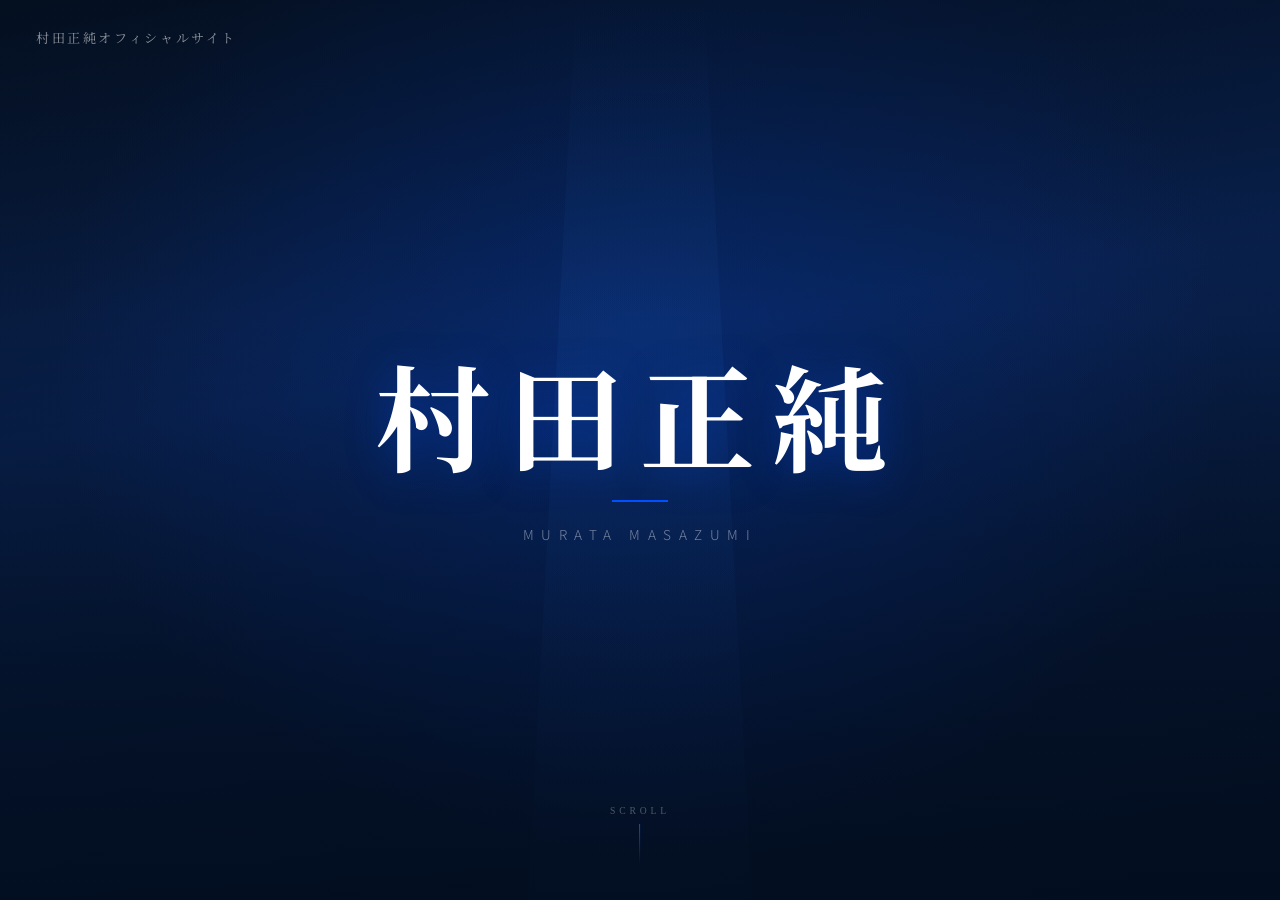
<file: hero_a.html>
<!DOCTYPE html>
<html lang="ja">
<head>
  <meta charset="UTF-8">
  <meta name="viewport" content="width=device-width, initial-scale=1.0">
  <title>ヒーロー案A</title>
  <link href="https://fonts.googleapis.com/css2?family=Noto+Serif+JP:wght@700&family=Noto+Sans+JP:wght@300&display=swap" rel="stylesheet">
  <style>
    * { margin: 0; padding: 0; box-sizing: border-box; }

    body { background: #000; }

    #hero {
      width: 100vw;
      height: 100vh;
      position: relative;
      overflow: hidden;
      display: flex;
      align-items: center;
      justify-content: center;
    }

    /* 写真エリア（実際の写真が入ったら bg-image に変更） */
    .hero-photo {
      position: absolute;
      inset: 0;
      /* ↓ 写真を入れるときはこちら
      background-image: url('portrait.jpg');
      background-size: cover;
      background-position: center top; */

      /* 写真の代わり：人物シルエットのプレースホルダー */
      background: linear-gradient(170deg, #051020 0%, #0A2455 40%, #051020 100%);
      display: flex;
      align-items: flex-end;
      justify-content: center;
    }

    /* シルエット（写真入れたら削除） */
    .placeholder-figure {
      width: 320px;
      height: 100%;
      background: linear-gradient(to top, #0D2A5A 0%, #1A4A8A 60%, transparent 100%);
      clip-path: polygon(30% 0%, 70% 0%, 85% 100%, 15% 100%);
      opacity: 0.25;
      flex-shrink: 0;
    }

    /* 青グラデーションオーバーレイ */
    .hero-overlay {
      position: absolute;
      inset: 0;
      background:
        radial-gradient(ellipse at 50% 40%, rgba(0,80,255,0.18) 0%, transparent 65%),
        linear-gradient(to bottom,
          rgba(2,13,31,0.35) 0%,
          rgba(2,13,31,0.15) 35%,
          rgba(2,13,31,0.65) 75%,
          rgba(2,13,31,0.90) 100%);
    }

    /* テキスト */
    .hero-content {
      position: relative;
      z-index: 2;
      text-align: center;
      display: flex;
      flex-direction: column;
      align-items: center;
      gap: 0;
    }

    .hero-name {
      font-family: 'Noto Serif JP', serif;
      font-weight: 700;
      font-size: clamp(3.5rem, 9vw, 7.5rem);
      color: #fff;
      letter-spacing: 0.15em;
      line-height: 1;
      text-shadow: 0 4px 40px rgba(0,80,255,0.35);
      margin-bottom: 28px;
    }

    .hero-line {
      width: 56px;
      height: 2px;
      background: #0050FF;
      margin-bottom: 22px;
    }

    .hero-sub {
      font-family: 'Noto Sans JP', sans-serif;
      font-weight: 300;
      font-size: clamp(0.7rem, 1.5vw, 0.85rem);
      letter-spacing: 0.55em;
      color: rgba(255,255,255,0.45);
      text-transform: uppercase;
    }

    /* 左上にサイトタイトル小さく */
    .hero-site-title {
      position: absolute;
      top: 28px;
      left: 36px;
      z-index: 3;
      font-family: 'Noto Serif JP', serif;
      font-size: 0.82rem;
      letter-spacing: 0.2em;
      color: rgba(255,255,255,0.55);
    }

    /* 下部スクロール示唆 */
    .hero-scroll {
      position: absolute;
      bottom: 36px;
      left: 50%;
      transform: translateX(-50%);
      z-index: 3;
      display: flex;
      flex-direction: column;
      align-items: center;
      gap: 8px;
    }

    .scroll-label {
      font-size: 0.6rem;
      letter-spacing: 0.4em;
      color: rgba(255,255,255,0.3);
      text-transform: uppercase;
    }

    .scroll-bar {
      width: 1px;
      height: 40px;
      background: linear-gradient(to bottom, #0050FF, transparent);
      animation: scrollbar 1.8s ease-in-out infinite;
    }

    @keyframes scrollbar {
      0%   { opacity: 1; transform: scaleY(1); transform-origin: top; }
      100% { opacity: 0; transform: scaleY(0.2); transform-origin: top; }
    }
  </style>
</head>
<body>

<section id="hero">
  <div class="hero-photo">
    <div class="placeholder-figure"></div>
  </div>
  <div class="hero-overlay"></div>

  <span class="hero-site-title">村田正純オフィシャルサイト</span>

  <div class="hero-content">
    <h1 class="hero-name">村田正純</h1>
    <div class="hero-line"></div>
    <p class="hero-sub">Murata Masazumi</p>
  </div>

  <div class="hero-scroll">
    <span class="scroll-label">Scroll</span>
    <div class="scroll-bar"></div>
  </div>
</section>

</body>
</html>
</file>
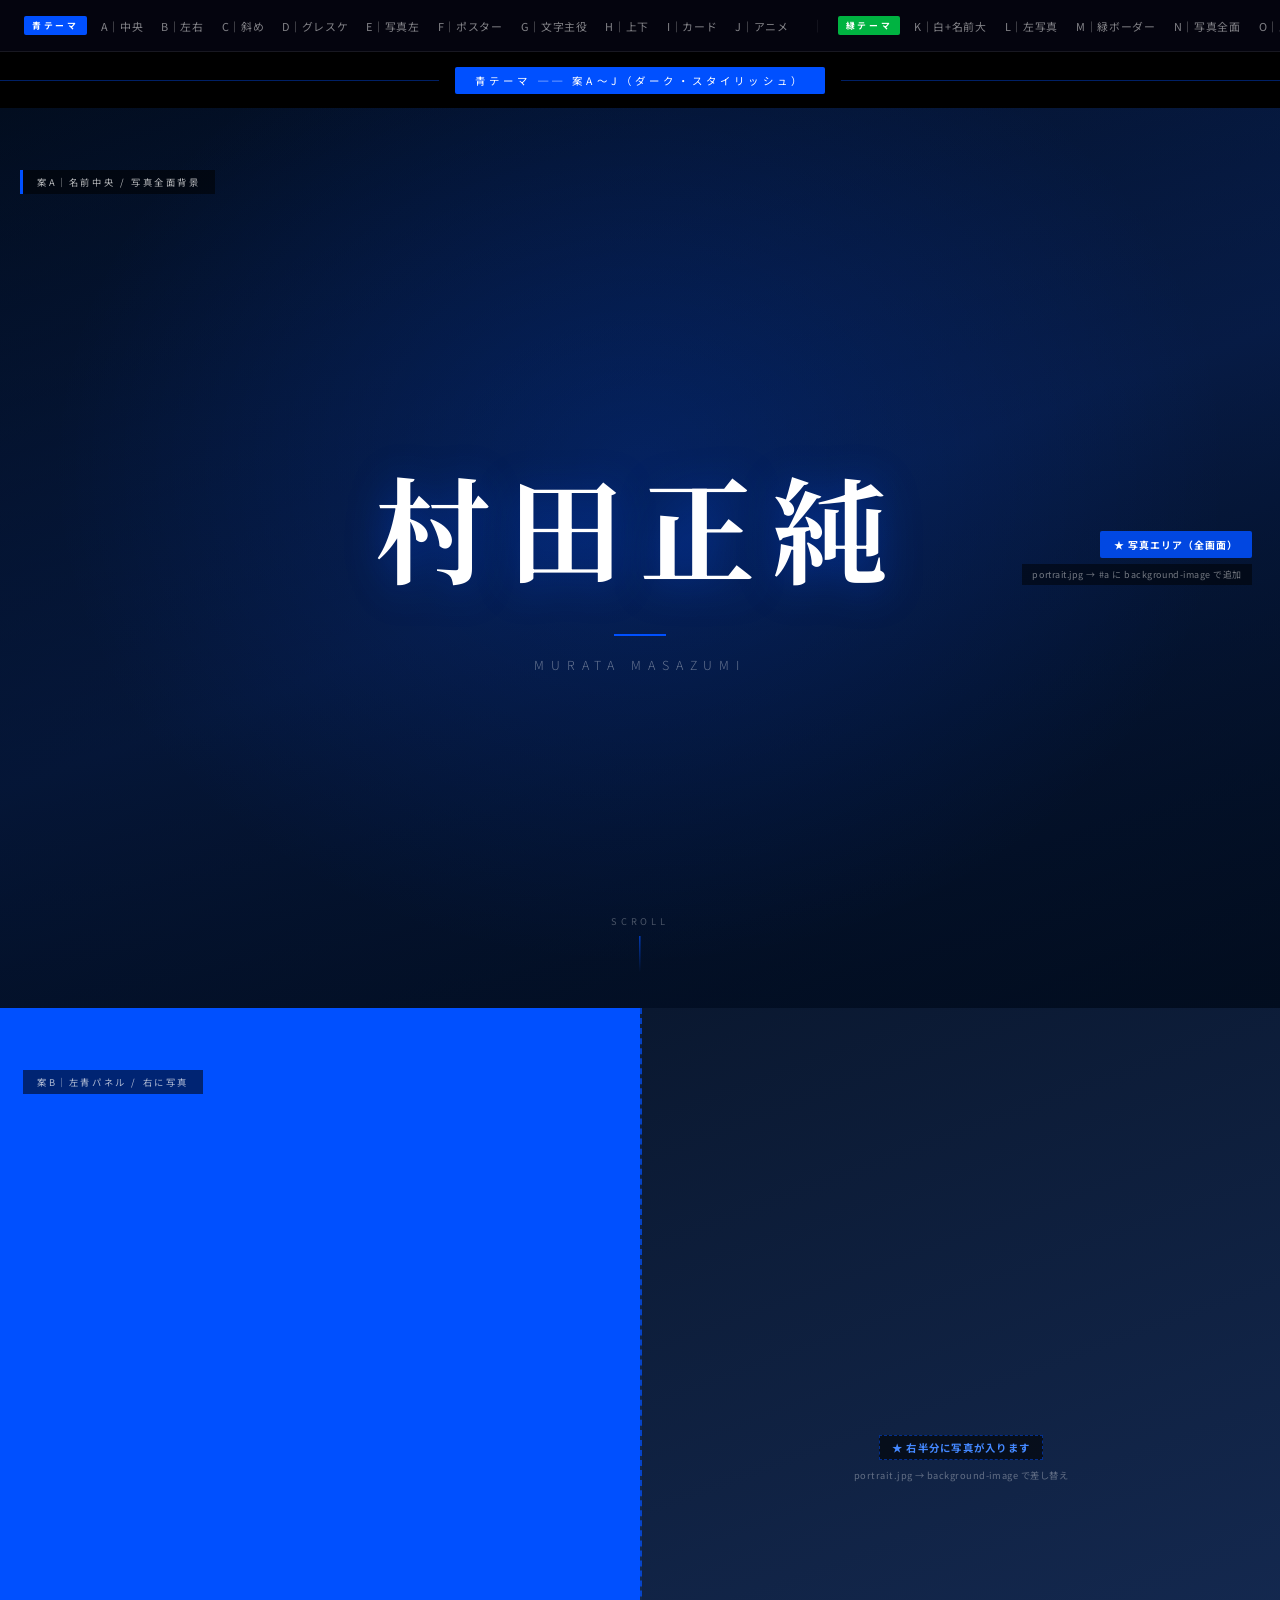
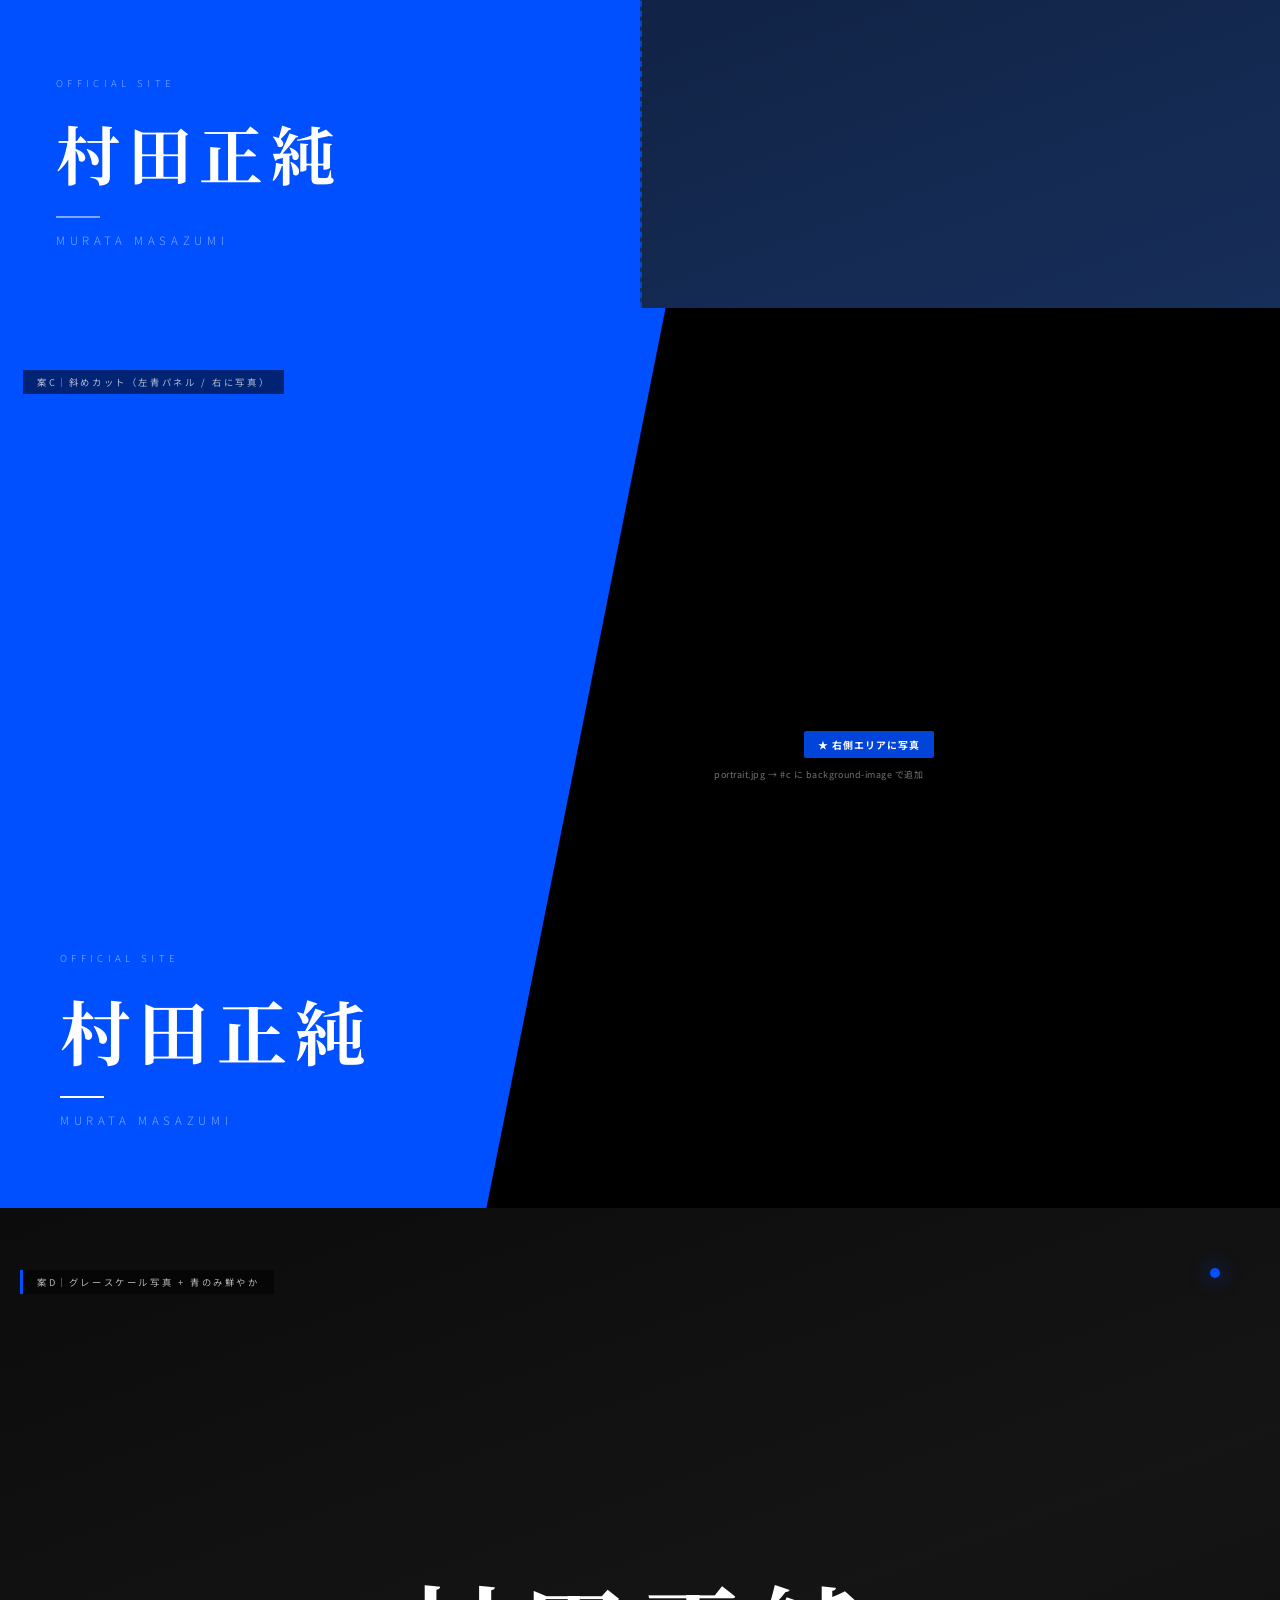
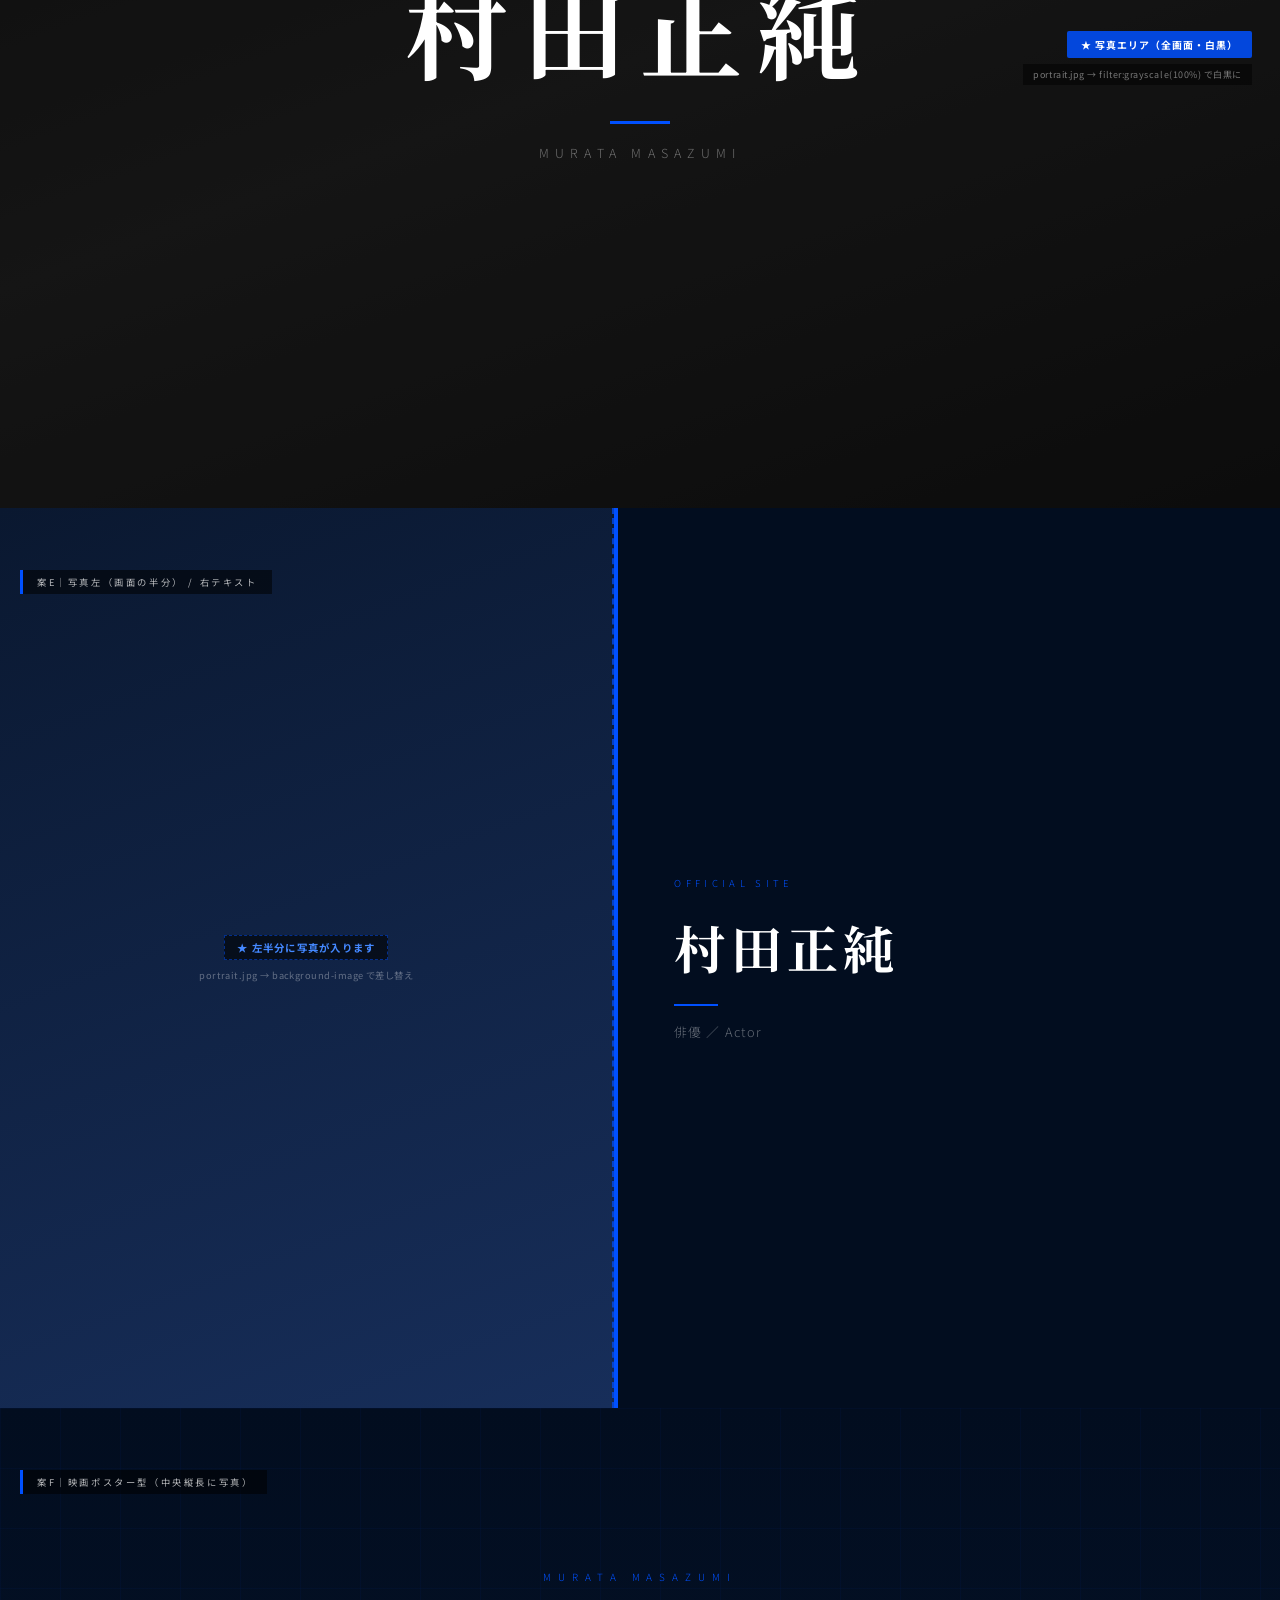
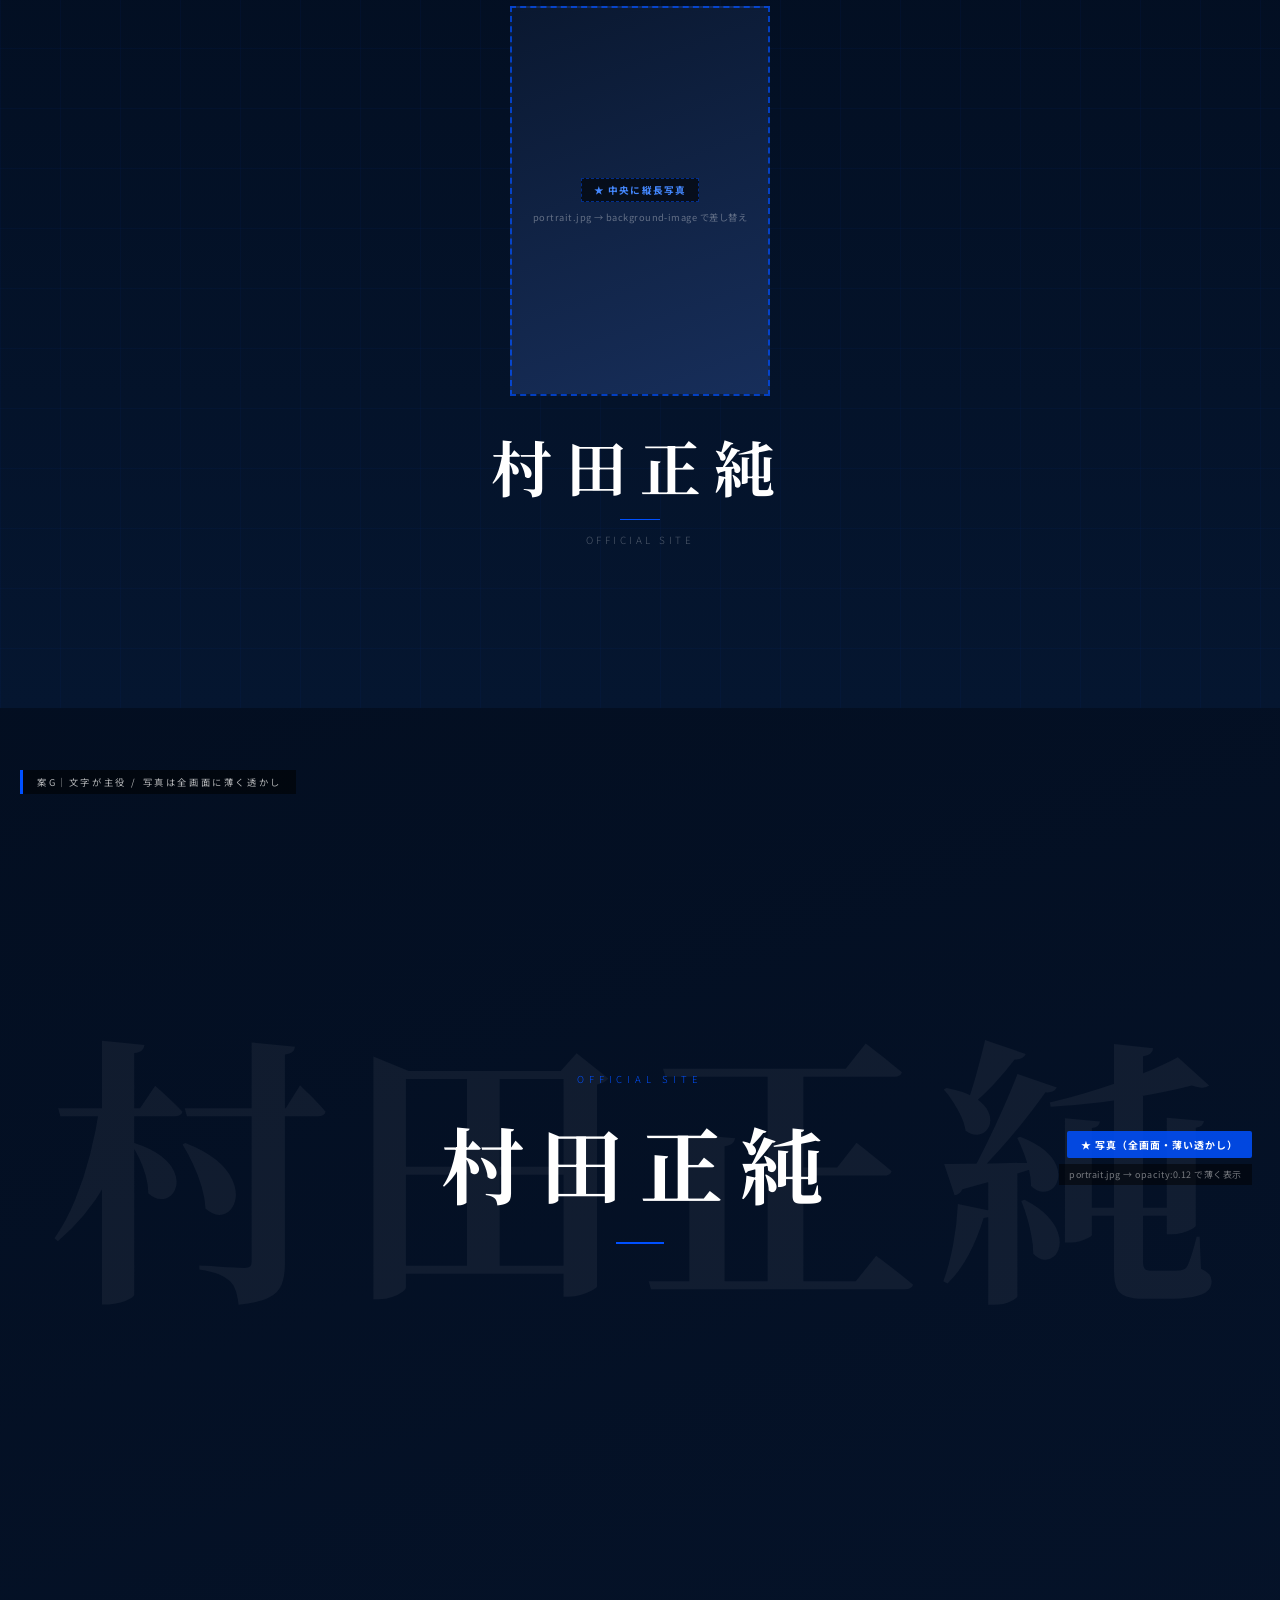
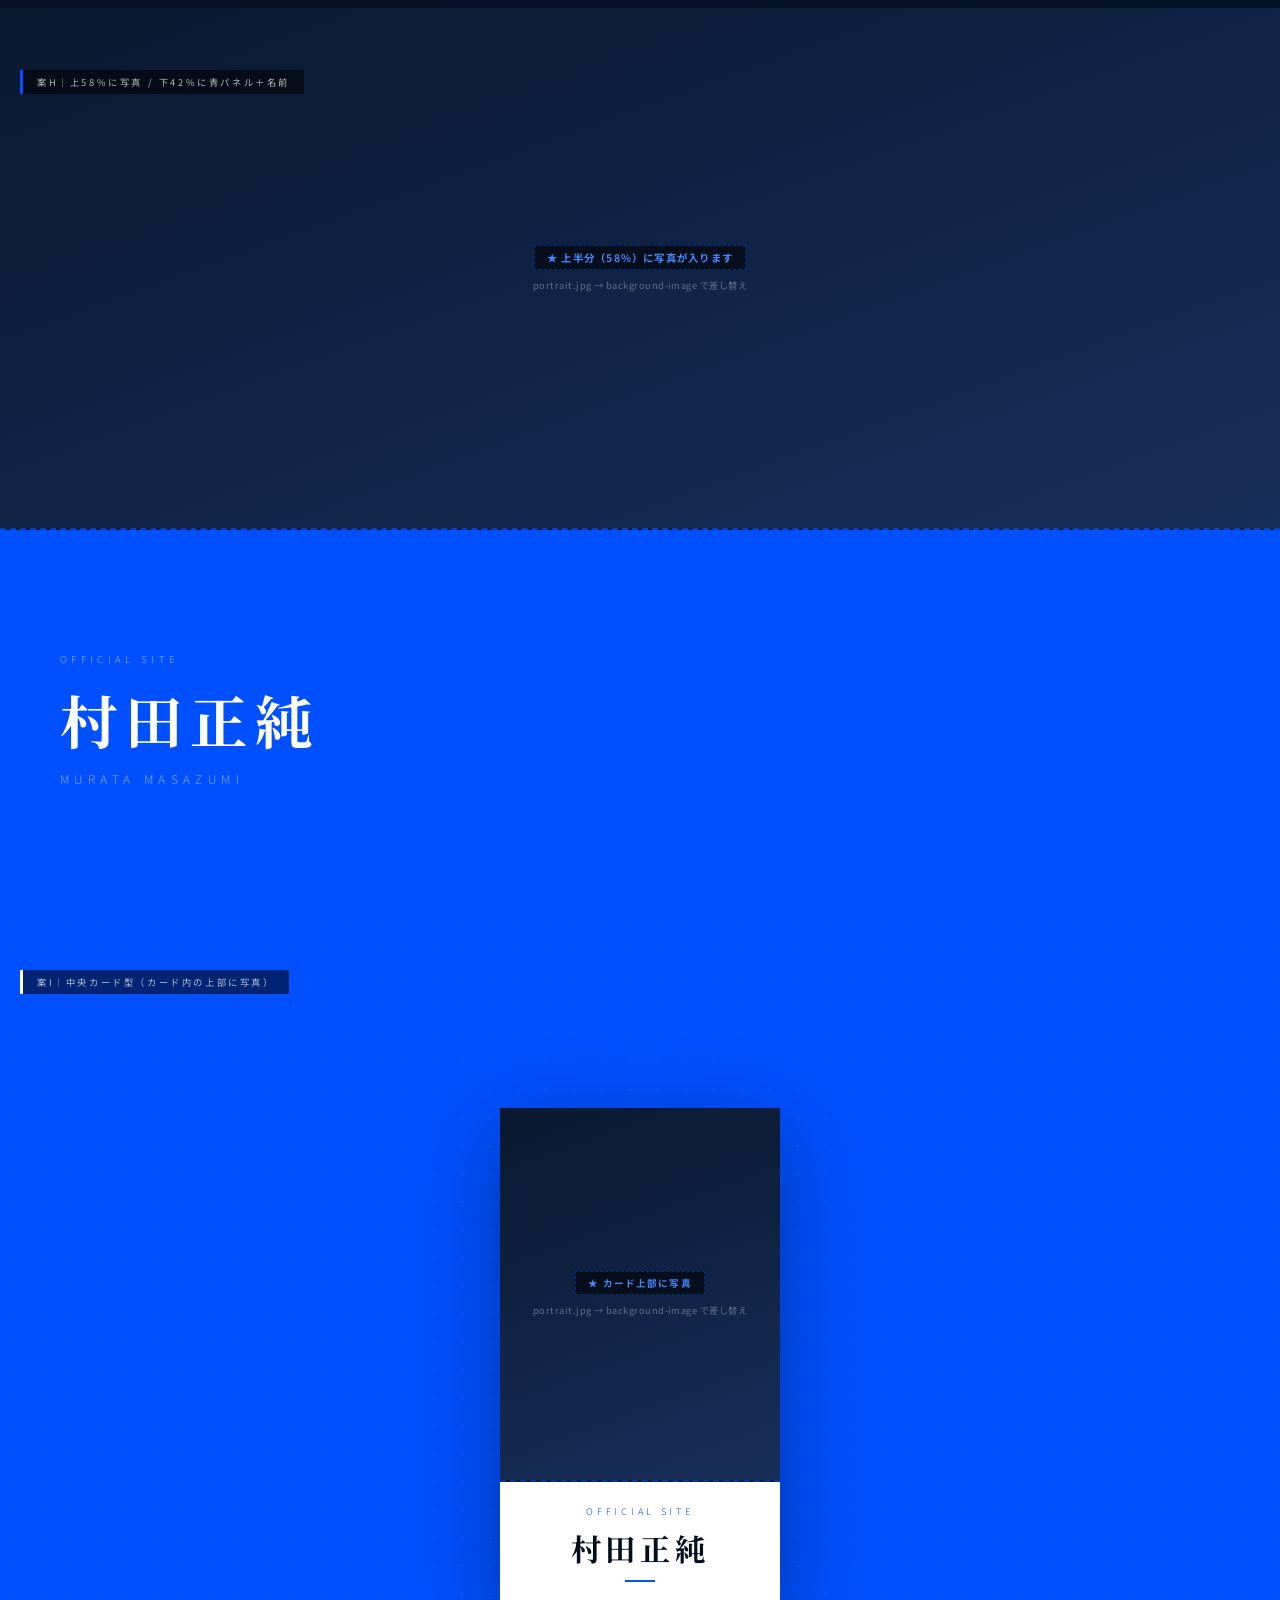
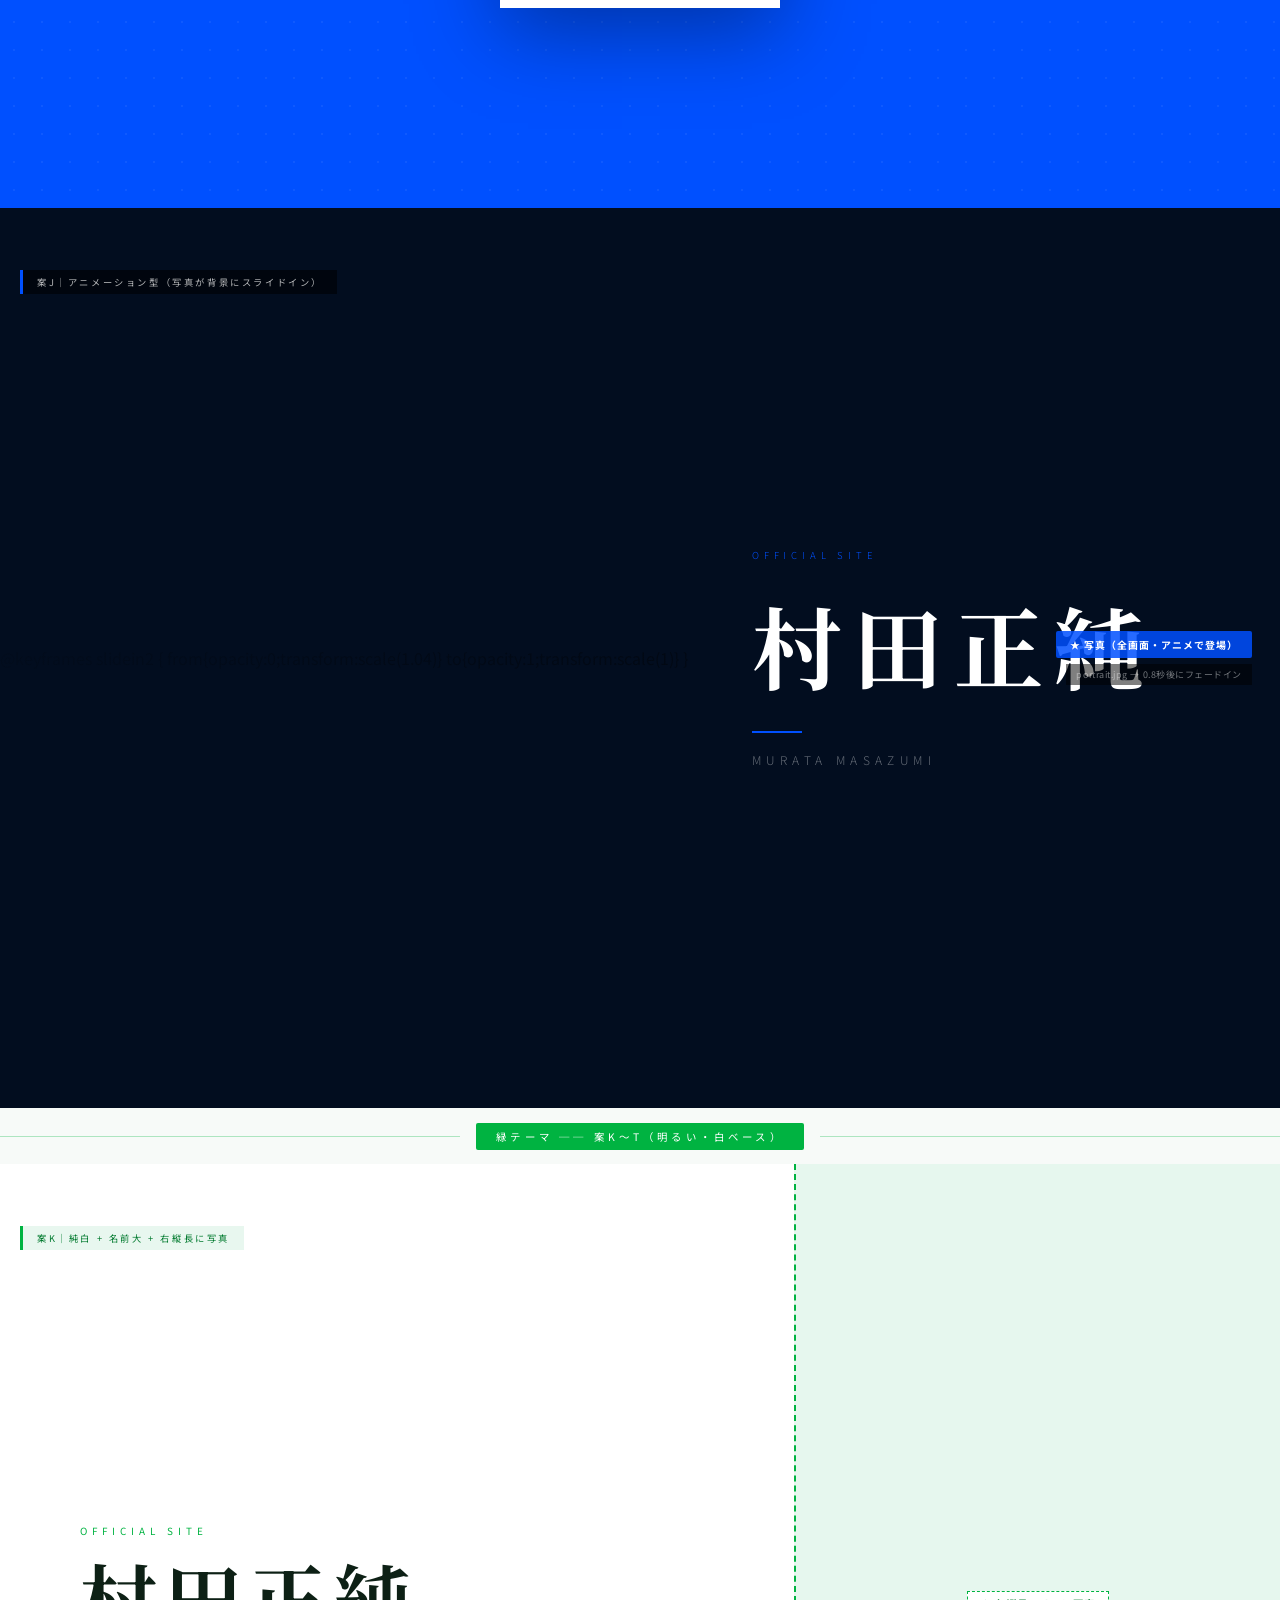
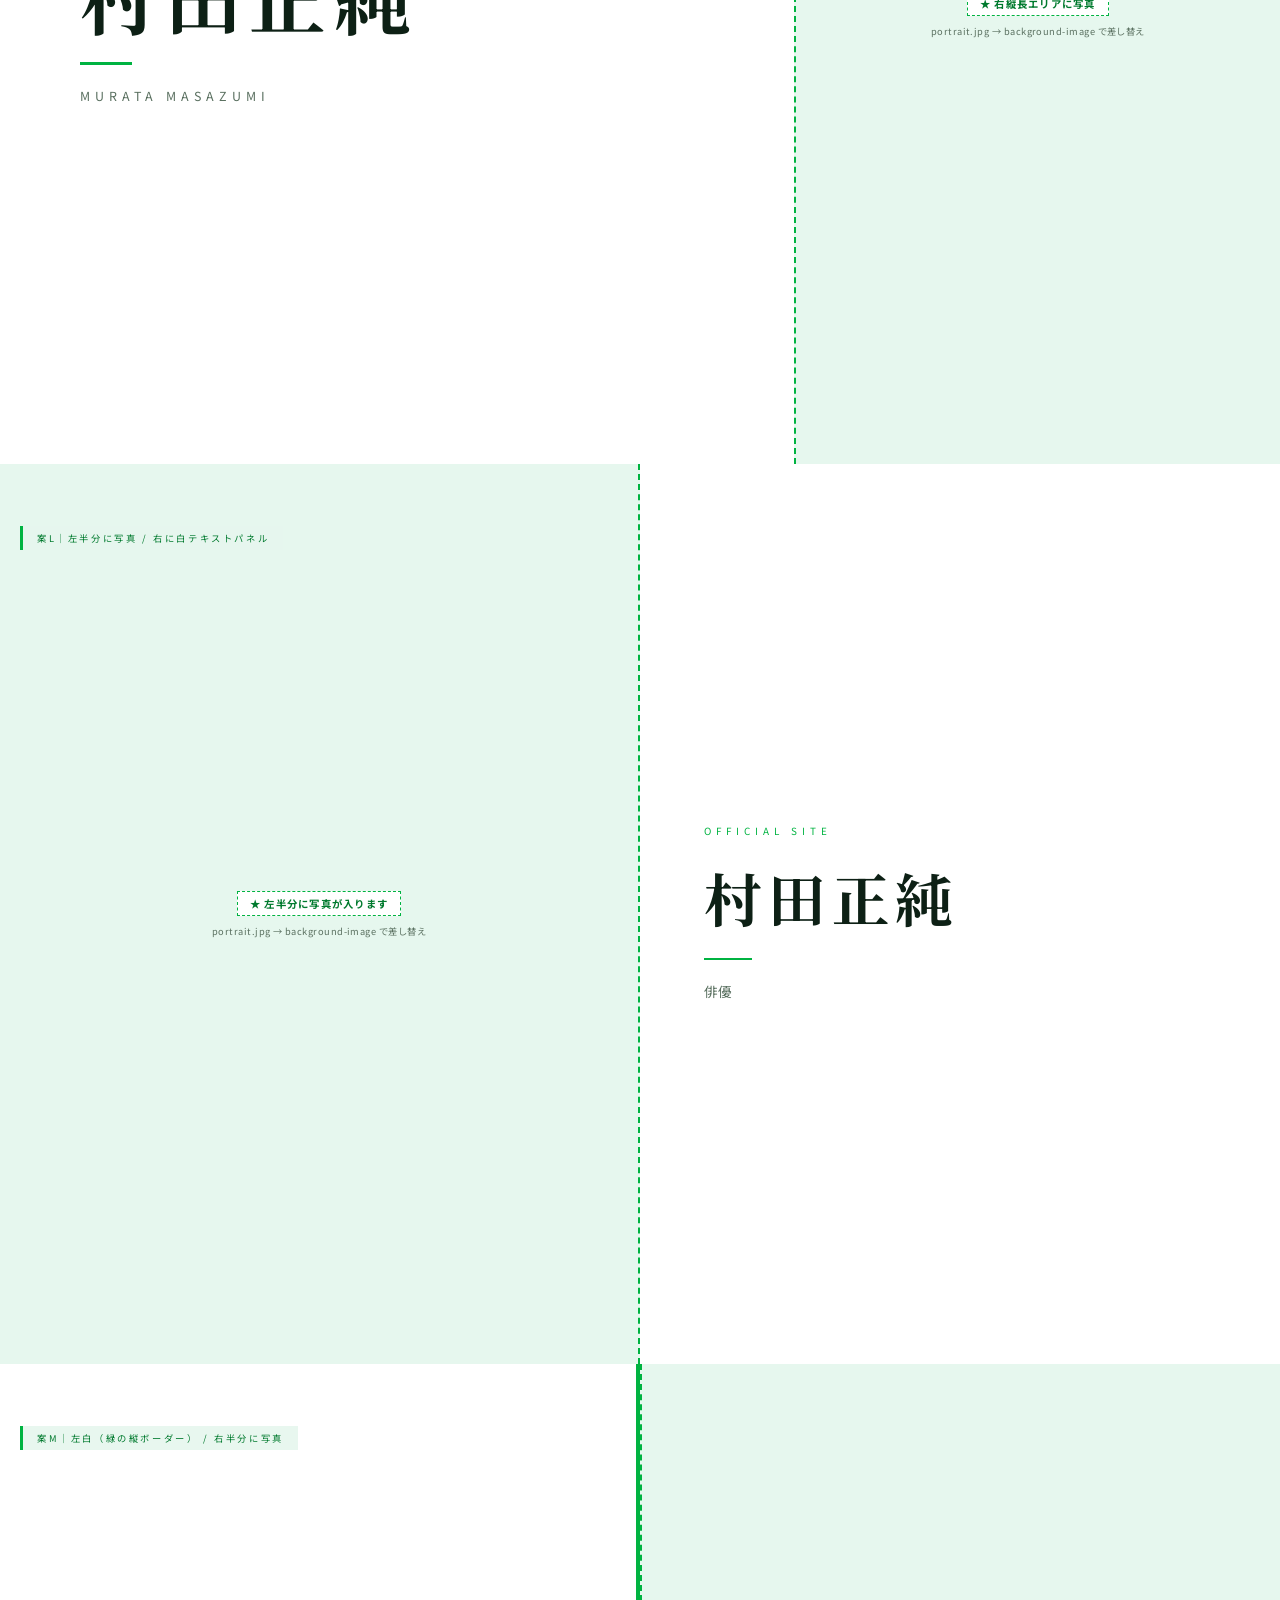
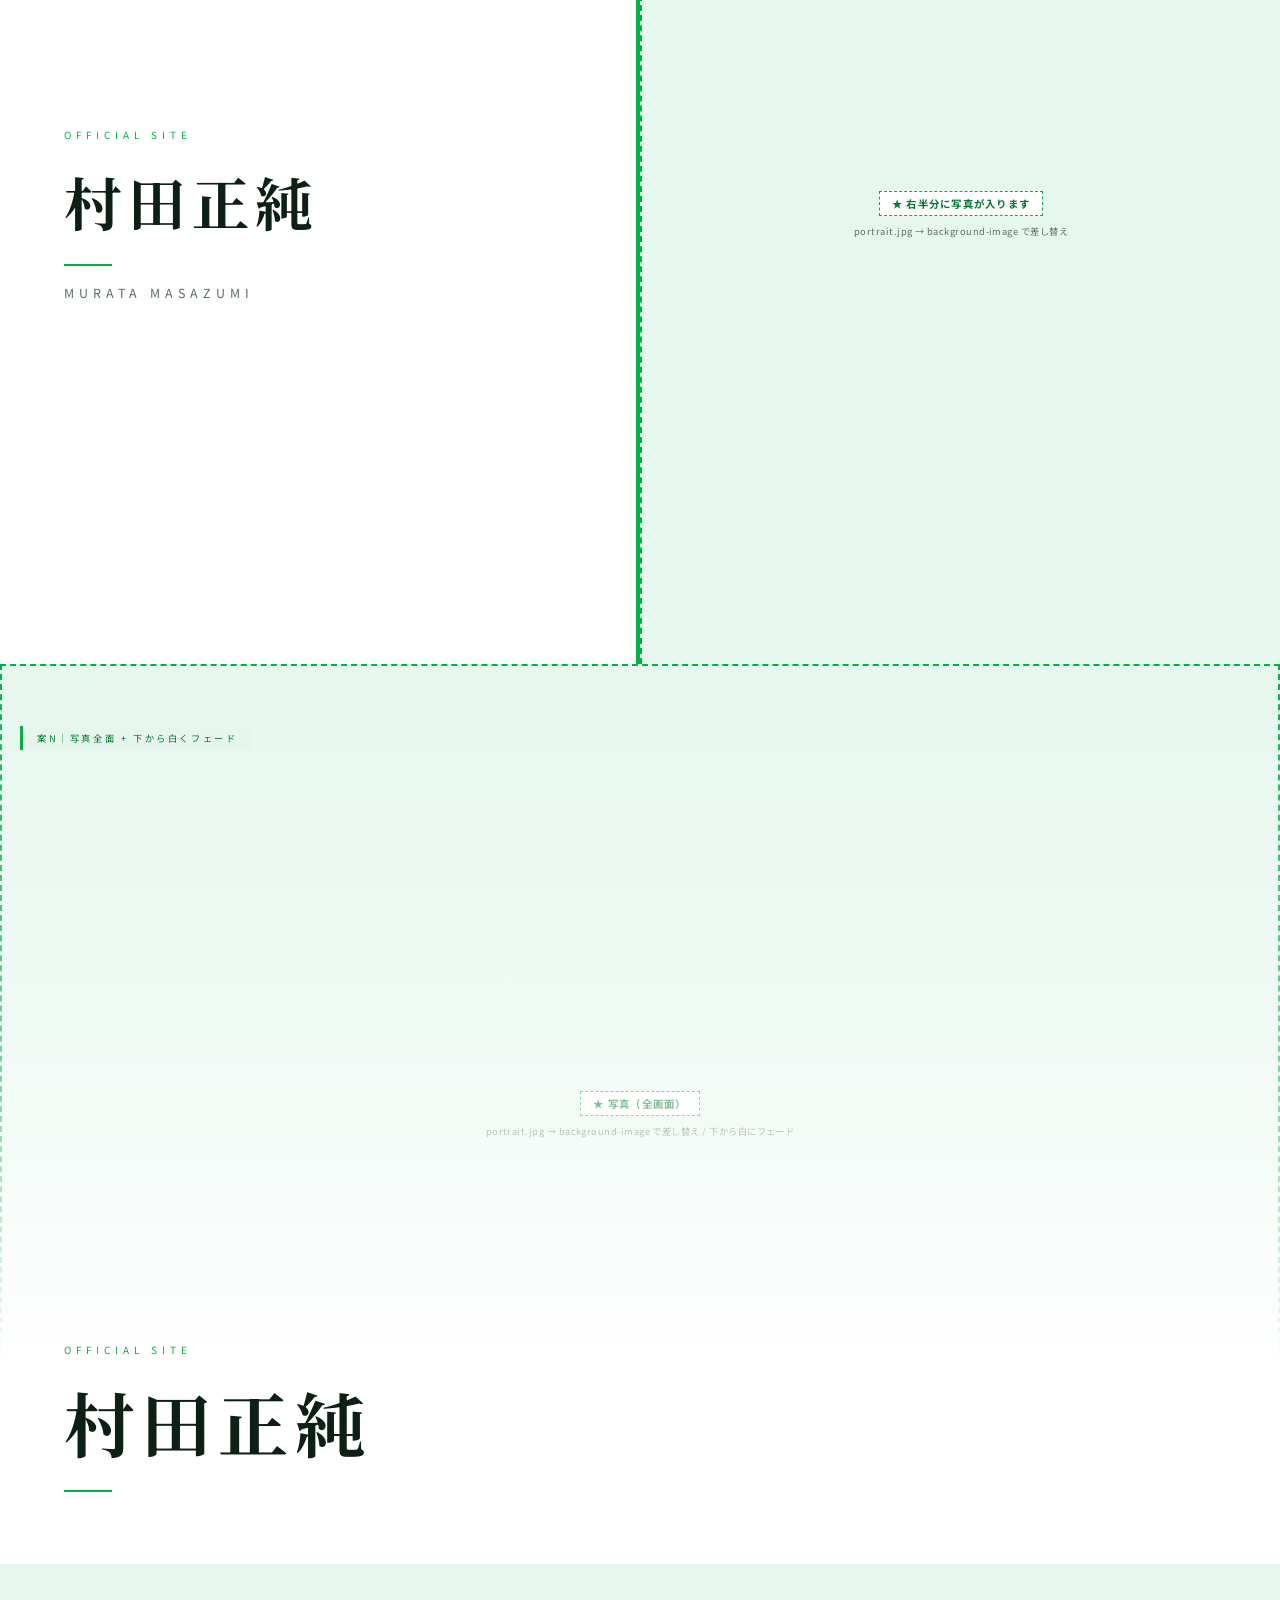
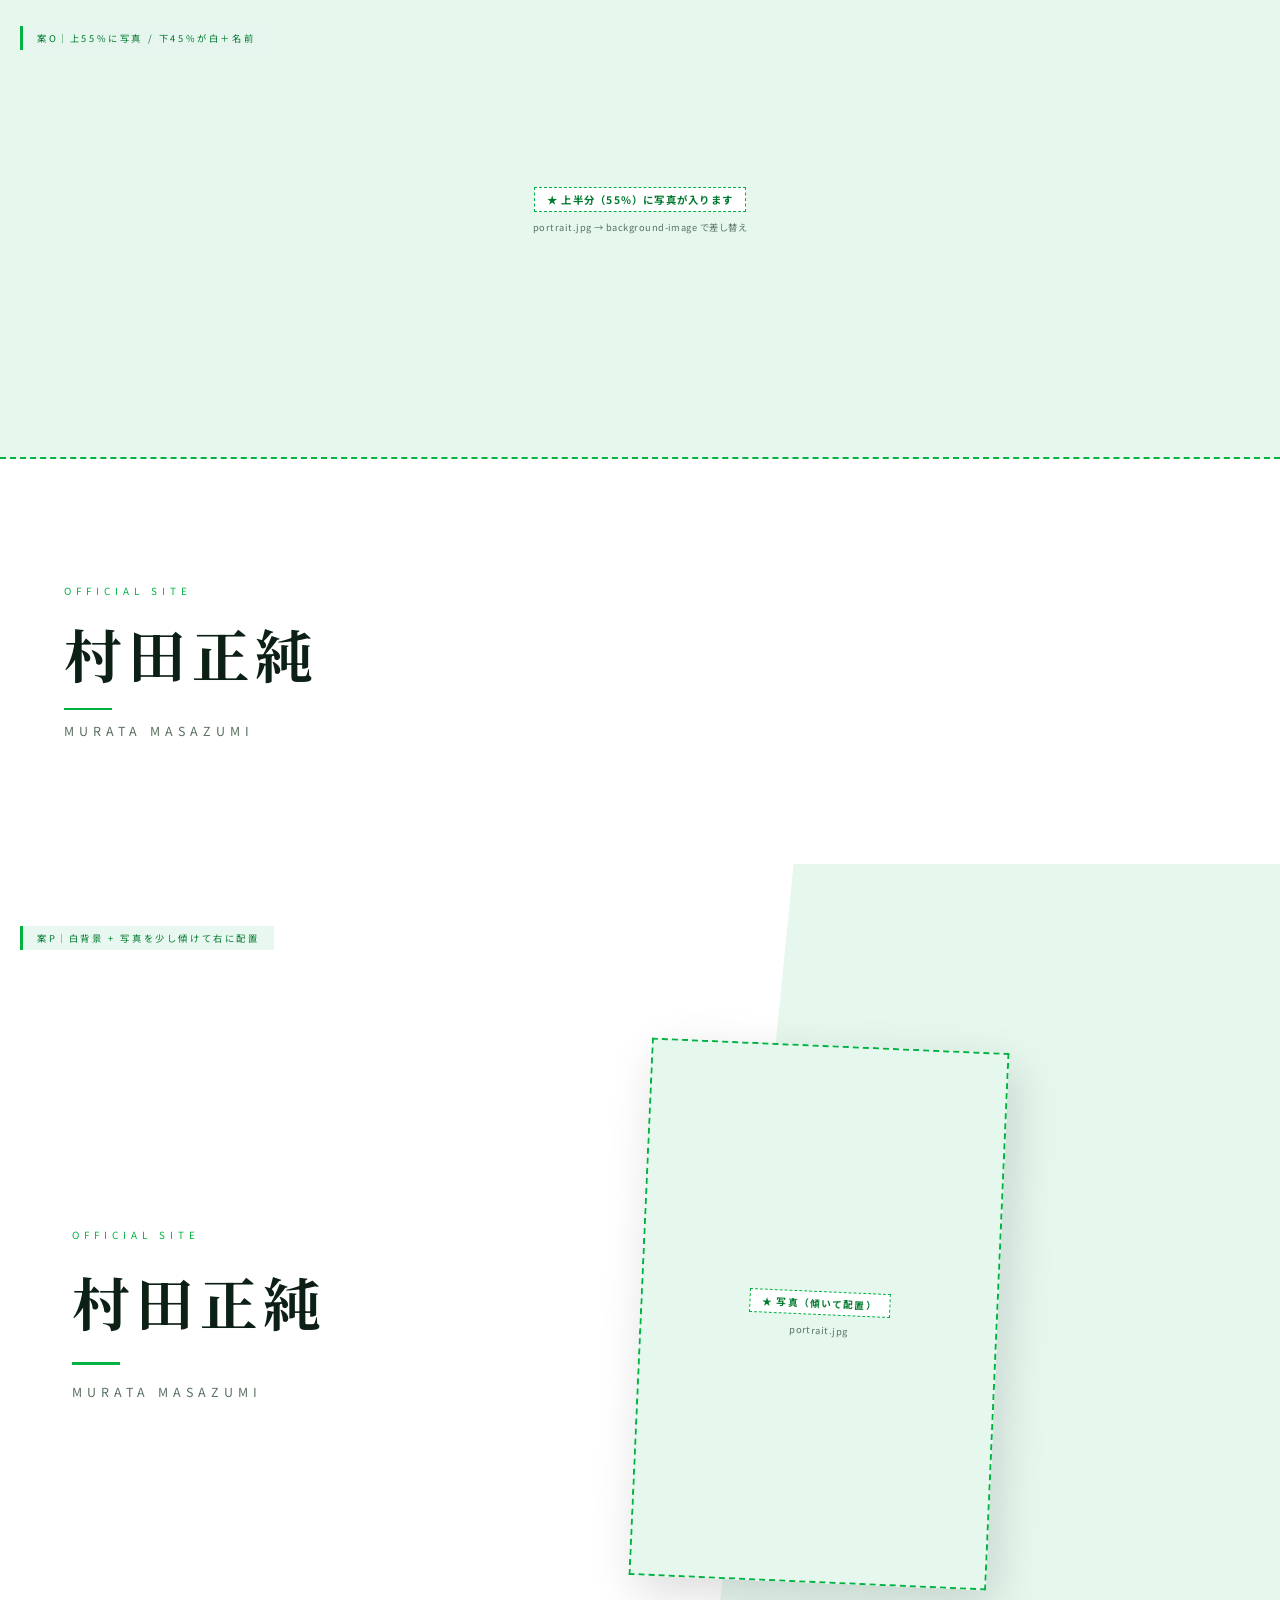
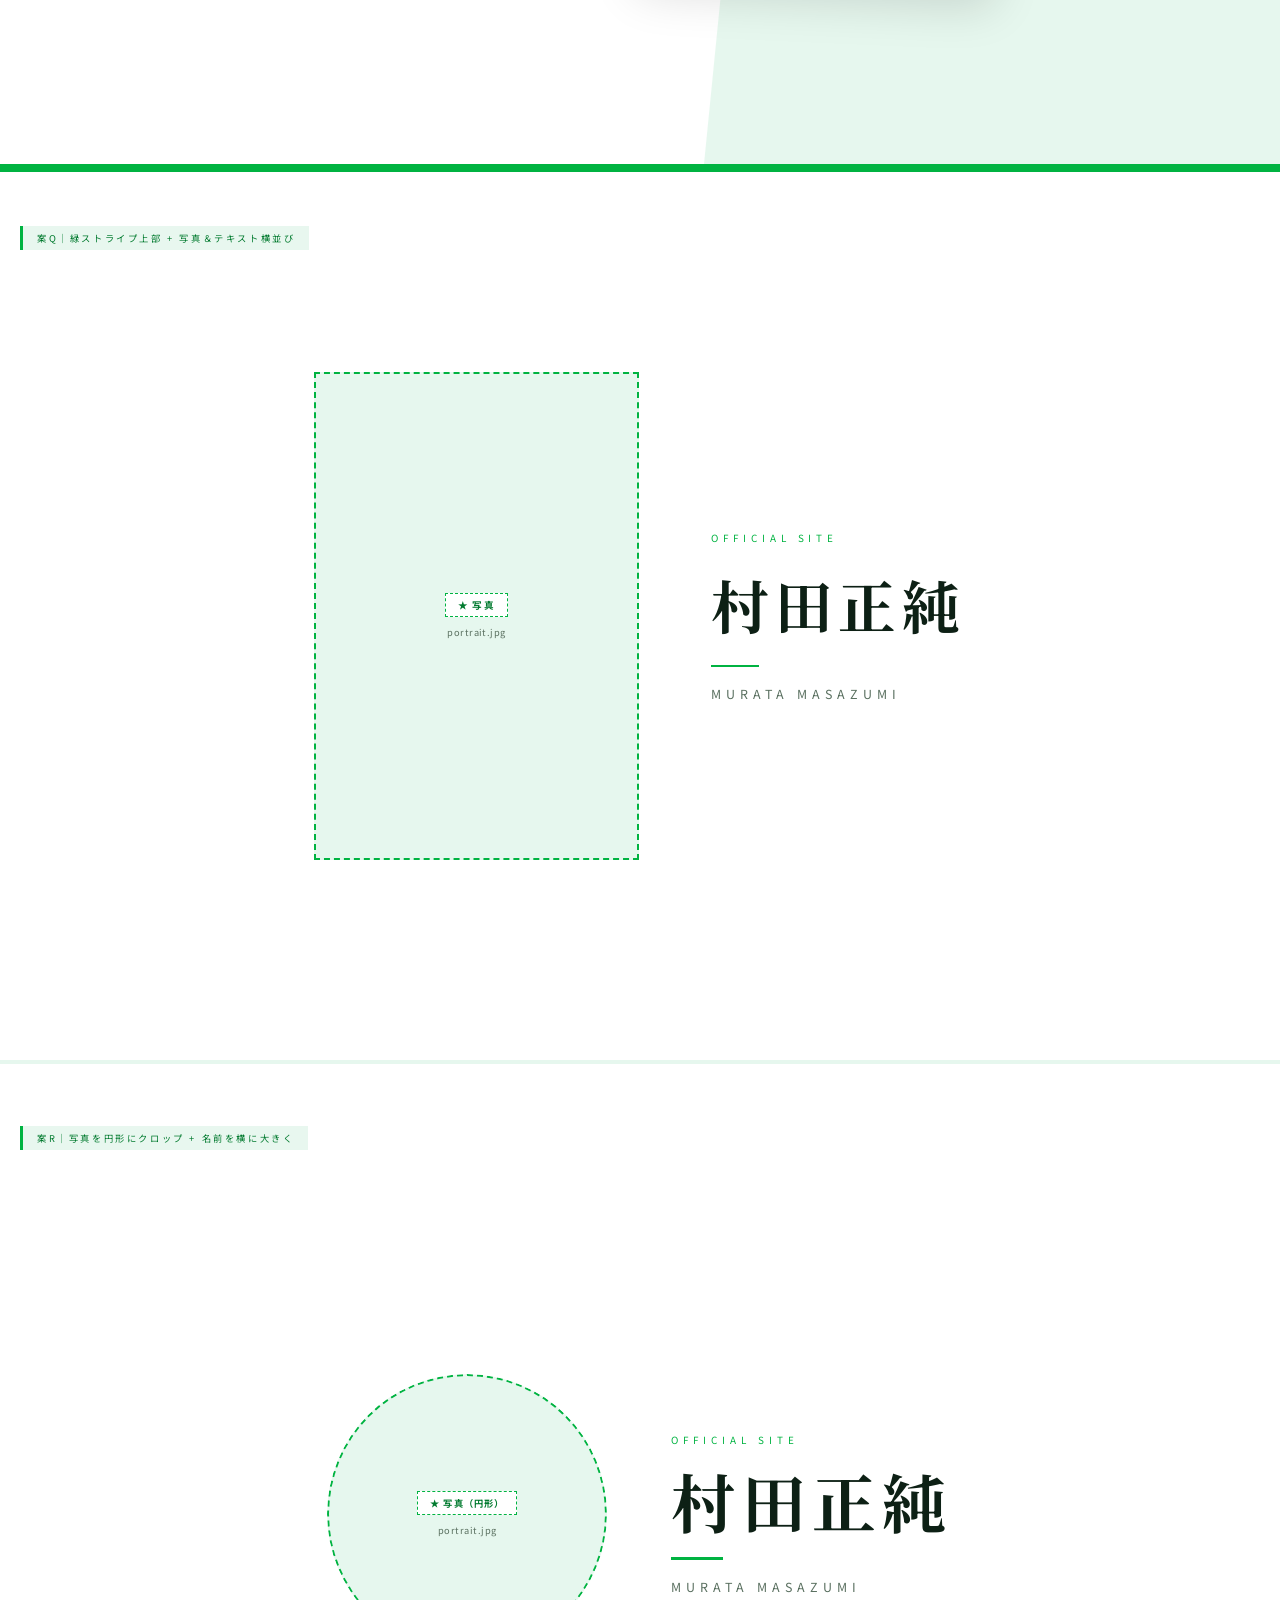
<file: hero_all_20.html>
<!DOCTYPE html>
<html lang="ja">
<head>
  <meta charset="UTF-8">
  <meta name="viewport" content="width=device-width, initial-scale=1.0">
  <title>ヒーロー全20案｜村田正純</title>
  <link href="https://fonts.googleapis.com/css2?family=Noto+Serif+JP:wght@400;700&family=Noto+Sans+JP:wght@300;400;700&display=swap" rel="stylesheet">
  <style>
    * { margin: 0; padding: 0; box-sizing: border-box; }
    html { scroll-behavior: smooth; }
    body { background: #000; font-family: 'Noto Sans JP', sans-serif; }

    /* ════════════════════════════
       ナビゲーション
    ════════════════════════════ */
    .top-nav {
      position: fixed; top: 0; left: 0; right: 0; z-index: 999;
      background: rgba(5,5,15,0.96); backdrop-filter: blur(12px);
      border-bottom: 1px solid rgba(255,255,255,0.08);
      height: 52px; display: flex; align-items: center;
      padding: 0 16px; gap: 0; overflow-x: auto;
    }
    .nav-group { display: flex; align-items: center; gap: 2px; padding: 0 8px; }
    .nav-group-label {
      font-size: 0.55rem; letter-spacing: 0.3em; padding: 3px 8px;
      border-radius: 2px; margin-right: 4px; font-weight: 700; white-space: nowrap;
    }
    .nav-group-label.blue { background: #0050FF; color: #fff; }
    .nav-group-label.green { background: #00B341; color: #fff; }
    .top-nav a {
      color: rgba(255,255,255,0.5); text-decoration: none;
      font-size: 0.68rem; letter-spacing: 0.06em;
      padding: 5px 8px; border-radius: 3px; white-space: nowrap; transition: all 0.18s;
    }
    .top-nav a:hover { color: #fff; background: rgba(255,255,255,0.1); }
    .nav-sep { color: rgba(255,255,255,0.12); padding: 0 6px; font-size: 0.8rem; }

    /* ════════════════════════════
       セクション区切りヘッダー
    ════════════════════════════ */
    .theme-header {
      width: 100%; height: 56px;
      display: flex; align-items: center; justify-content: center; gap: 16px;
    }
    .theme-header .th-line { flex: 1; height: 1px; }
    .theme-header .th-label {
      font-size: 0.65rem; letter-spacing: 0.4em; text-transform: uppercase;
      padding: 6px 20px; border-radius: 2px;
    }
    .theme-blue  { background: #000; }
    .theme-blue .th-line { background: rgba(0,80,255,0.4); }
    .theme-blue .th-label { background: #0050FF; color: #fff; }
    .theme-green { background: #f7faf8; }
    .theme-green .th-line { background: rgba(0,179,65,0.3); }
    .theme-green .th-label { background: #00B341; color: #fff; }

    /* ════════════════════════════
       共通ヒーロー
    ════════════════════════════ */
    .hero {
      width: 100vw; height: 100vh; min-height: 600px;
      position: relative; overflow: hidden;
    }
    .name-ja { font-family: 'Noto Serif JP', serif; font-weight: 700; }
    .name-en  { font-family: 'Noto Sans JP', sans-serif; font-weight: 300; }

    /* ── 案ラベル（青） ── */
    .plan-tag-blue {
      position: absolute; top: 62px; left: 20px; z-index: 50;
      font-size: 0.58rem; letter-spacing: 0.28em; color: rgba(255,255,255,0.7);
      background: rgba(0,0,0,0.55); padding: 5px 14px;
      border-left: 3px solid #0050FF; pointer-events: none;
    }

    /* ── 案ラベル（緑） ── */
    .plan-tag-green {
      position: absolute; top: 62px; left: 20px; z-index: 50;
      font-size: 0.58rem; letter-spacing: 0.28em; color: #007A2E;
      background: rgba(230,247,238,0.92); padding: 5px 14px;
      border-left: 3px solid #00B341; pointer-events: none;
    }

    /* ── 写真エリア共通（青テーマ用） ── */
    .photo-blue {
      background: linear-gradient(160deg, #0A1830 0%, #172E5A 100%);
      border: 2px dashed rgba(0,80,255,0.7);
      display: flex; flex-direction: column;
      align-items: center; justify-content: center; gap: 8px;
    }
    .photo-blue .ptag {
      font-size: 0.65rem; letter-spacing: 0.12em; font-weight: 700;
      color: #4488FF; background: rgba(0,0,0,0.6);
      padding: 4px 12px; border: 1px dashed rgba(0,80,255,0.5);
    }
    .photo-blue .pnote {
      font-size: 0.58rem; color: rgba(255,255,255,0.35); letter-spacing: 0.05em;
    }

    /* ── 写真エリア共通（緑テーマ用） ── */
    .photo-green {
      background: #E6F7EE;
      border: 2px dashed #00B341;
      display: flex; flex-direction: column;
      align-items: center; justify-content: center; gap: 8px;
    }
    .photo-green .ptag {
      font-size: 0.65rem; letter-spacing: 0.12em; font-weight: 700;
      color: #007A2E; background: #fff;
      padding: 4px 12px; border: 1px dashed #00B341;
    }
    .photo-green .pnote {
      font-size: 0.58rem; color: #5A7060; letter-spacing: 0.05em;
    }

    /* ── 全画面写真インジケーター（浮き） ── */
    .photo-fullscreen-badge {
      position: absolute; z-index: 30;
      top: 50%; right: 28px; transform: translateY(-50%);
      display: flex; flex-direction: column; align-items: flex-end; gap: 6px;
      pointer-events: none;
    }
    .photo-fullscreen-badge .badge-label {
      font-size: 0.62rem; letter-spacing: 0.1em; font-weight: 700;
      padding: 6px 14px; border-radius: 2px;
    }
    .photo-fullscreen-badge .badge-note {
      font-size: 0.56rem; letter-spacing: 0.06em; color: rgba(255,255,255,0.45);
      background: rgba(0,0,0,0.5); padding: 4px 10px;
    }
    .badge-blue  { background: rgba(0,80,255,0.85); color: #fff; }
    .badge-green { background: rgba(0,179,65,0.85); color: #fff; }

    /* ════════════════════════════════════════
       ── 青テーマ 案A〜J ──
    ════════════════════════════════════════ */

    /* 案A：名前中央 / 写真全面背景 */
    #a {
      background: linear-gradient(160deg,#020D1F 0%,#0A2560 50%,#020D1F 100%);
      display: flex; align-items: center; justify-content: center;
    }
    #a .a-overlay {
      position: absolute; inset: 0;
      background: radial-gradient(ellipse at 50% 40%,rgba(0,80,255,0.18) 0%,transparent 65%),
                  linear-gradient(to bottom,rgba(2,13,31,0.3) 0%,rgba(2,13,31,0.75) 100%);
    }
    #a .a-content {
      position: relative; z-index: 2;
      text-align: center; display: flex; flex-direction: column; align-items: center;
    }
    #a h1 {
      font-size: clamp(3.5rem,9vw,7.5rem); color: #fff; letter-spacing: 0.15em;
      text-shadow: 0 4px 40px rgba(0,80,255,0.4); margin-bottom: 26px;
    }
    #a .a-line { width: 52px; height: 2px; background: #0050FF; margin-bottom: 20px; }
    #a .a-sub  { font-size: 0.78rem; letter-spacing: 0.55em; color: rgba(255,255,255,0.38); text-transform: uppercase; }
    #a .a-scroll {
      position: absolute; bottom: 36px; left: 50%; transform: translateX(-50%);
      z-index: 3; display: flex; flex-direction: column; align-items: center; gap: 8px;
    }
    #a .a-scroll span { font-size: 0.58rem; letter-spacing: 0.4em; color: rgba(255,255,255,0.28); }
    #a .a-scroll div  { width: 1px; height: 36px; background: linear-gradient(to bottom,#0050FF,transparent); animation: drop 1.8s ease infinite; }
    @keyframes drop { 0%{opacity:1;transform:scaleY(1);transform-origin:top} 100%{opacity:0;transform:scaleY(0.1);transform-origin:top} }

    /* 案B：左青パネル / 右写真 */
    #b { display: flex; }
    #b .b-panel {
      width: 50%; background: #0050FF; z-index: 2;
      display: flex; flex-direction: column; justify-content: flex-end; padding: 60px 56px;
    }
    #b h1 { font-size: clamp(2.8rem,5vw,4.5rem); color: #fff; letter-spacing: 0.12em; margin-bottom: 18px; }
    #b .b-line { width: 44px; height: 2px; background: rgba(255,255,255,0.5); margin-bottom: 14px; }
    #b .b-sub  { font-size: 0.72rem; letter-spacing: 0.4em; color: rgba(255,255,255,0.5); text-transform: uppercase; }
    #b .b-label{ font-size: 0.6rem; letter-spacing: 0.45em; color: rgba(255,255,255,0.5); margin-bottom: 16px; text-transform: uppercase; }

    /* 案C：斜めカット */
    #c { display: flex; align-items: flex-end; }
    #c .c-diag {
      position: absolute; inset: 0;
      background: #0050FF;
      clip-path: polygon(0 0,52% 0,38% 100%,0 100%); z-index: 1;
    }
    #c .c-content { position: relative; z-index: 2; padding: 0 60px 80px; }
    #c h1 { font-size: clamp(2.8rem,5.5vw,5rem); color: #fff; letter-spacing: 0.12em; margin-bottom: 16px; }
    #c .c-line { width: 44px; height: 2px; background: #fff; margin-bottom: 14px; }
    #c .c-sub  { font-size: 0.72rem; letter-spacing: 0.4em; color: rgba(255,255,255,0.5); text-transform: uppercase; }
    #c .c-label{ font-size: 0.6rem; letter-spacing: 0.45em; color: rgba(255,255,255,0.55); margin-bottom: 14px; text-transform: uppercase; }

    /* 案D：グレースケール写真 + 青のみ */
    #d { background: #111; display: flex; align-items: center; justify-content: center; }
    #d .d-overlay { position: absolute; inset: 0; background: rgba(0,0,0,0.55); }
    #d .d-dot { position: absolute; top: 60px; right: 60px; width: 10px; height: 10px; border-radius: 50%; background: #0050FF; box-shadow: 0 0 20px rgba(0,80,255,0.8); z-index: 5; }
    #d .d-content { position: relative; z-index: 2; text-align: center; display: flex; flex-direction: column; align-items: center; }
    #d h1 { font-size: clamp(3rem,8vw,6.5rem); color: #fff; letter-spacing: 0.15em; margin-bottom: 20px; }
    #d .d-line { width: 60px; height: 3px; background: #0050FF; margin-bottom: 20px; }
    #d .d-sub  { font-size: 0.78rem; letter-spacing: 0.5em; color: rgba(255,255,255,0.38); text-transform: uppercase; }

    /* 案E：写真左固定 / 右テキスト */
    #e { display: flex; }
    #e .e-right {
      flex: 1; background: #020D1F;
      display: flex; flex-direction: column; justify-content: center;
      padding: 60px 56px; border-left: 4px solid #0050FF;
    }
    #e .e-label { font-size: 0.6rem; letter-spacing: 0.45em; color: #0050FF; margin-bottom: 20px; text-transform: uppercase; }
    #e h1 { font-size: clamp(2.2rem,4vw,3.8rem); color: #fff; letter-spacing: 0.1em; margin-bottom: 20px; }
    #e .e-line { width: 44px; height: 2px; background: #0050FF; margin-bottom: 16px; }
    #e .e-sub  { font-size: 0.8rem; color: rgba(255,255,255,0.38); letter-spacing: 0.08em; }

    /* 案F：映画ポスター型 */
    #f { background: linear-gradient(180deg,#020D1F 0%,#051630 100%); display: flex; align-items: center; justify-content: center; }
    #f .f-grid { position: absolute; inset: 0; background-image: linear-gradient(rgba(0,80,255,0.04) 1px,transparent 1px),linear-gradient(90deg,rgba(0,80,255,0.04) 1px,transparent 1px); background-size: 60px 60px; }
    #f .f-wrap { position: relative; z-index: 2; display: flex; flex-direction: column; align-items: center; text-align: center; }
    #f .f-roman { font-size: 0.62rem; letter-spacing: 0.7em; color: #0050FF; text-transform: uppercase; margin-bottom: 22px; }
    #f h1 { font-size: clamp(2rem,5vw,3.8rem); color: #fff; letter-spacing: 0.22em; margin-bottom: 10px; }
    #f .f-line { width: 40px; height: 1px; background: #0050FF; margin: 0 auto 12px; }
    #f .f-tag  { font-size: 0.62rem; letter-spacing: 0.35em; color: rgba(255,255,255,0.3); text-transform: uppercase; }

    /* 案G：文字が主役 / 写真は透かし */
    #g { background: #020D1F; display: flex; align-items: center; justify-content: center; overflow: hidden; }
    #g .g-bigname {
      position: absolute; font-family: 'Noto Serif JP',serif; font-weight: 700;
      font-size: clamp(8rem,22vw,18rem); color: rgba(255,255,255,0.05);
      white-space: nowrap; z-index: 1; letter-spacing: 0.05em;
      top: 50%; transform: translateY(-50%);
    }
    #g .g-content { position: relative; z-index: 2; text-align: center; display: flex; flex-direction: column; align-items: center; }
    #g .g-label  { font-size: 0.6rem; letter-spacing: 0.5em; color: #0050FF; text-transform: uppercase; margin-bottom: 16px; }
    #g h1 { font-size: clamp(2.5rem,6.5vw,5.5rem); color: #fff; letter-spacing: 0.2em; margin-bottom: 20px; }
    #g .g-line { width: 48px; height: 2px; background: #0050FF; }

    /* 案H：上下2段分割 */
    #h { display: flex; flex-direction: column; }
    #h .h-bottom { height: 42%; background: #0050FF; display: flex; flex-direction: column; justify-content: center; padding: 0 60px; }
    #h .h-label  { font-size: 0.6rem; letter-spacing: 0.45em; color: rgba(255,255,255,0.55); margin-bottom: 12px; text-transform: uppercase; }
    #h h1 { font-size: clamp(2rem,4.5vw,4rem); color: #fff; letter-spacing: 0.12em; margin-bottom: 10px; }
    #h .h-sub  { font-size: 0.75rem; letter-spacing: 0.45em; color: rgba(255,255,255,0.5); text-transform: uppercase; }

    /* 案I：中央カード型 */
    #i { background: #0050FF; display: flex; align-items: center; justify-content: center; }
    #i .i-bg   { position: absolute; inset: 0; background-image: radial-gradient(rgba(255,255,255,0.06) 1px,transparent 1px); background-size: 28px 28px; }
    #i .i-card { position: relative; z-index: 2; background: #fff; width: min(280px,40vw); box-shadow: 0 24px 80px rgba(0,0,0,0.35); display: flex; flex-direction: column; overflow: hidden; }
    #i .i-body { padding: 22px 22px 26px; text-align: center; }
    #i .i-clabel { font-size: 0.58rem; letter-spacing: 0.4em; color: #0050FF; text-transform: uppercase; margin-bottom: 8px; }
    #i h1 { font-size: clamp(1.3rem,2.5vw,1.9rem); color: #020D1F; letter-spacing: 0.15em; margin-bottom: 10px; }
    #i .i-cline { width: 30px; height: 2px; background: #0050FF; margin: 0 auto; }

    /* 案J：テキストアニメーション型 */
    #j { background: #020D1F; display: flex; align-items: center; overflow: hidden; }
    #j .j-overlay { position: absolute; inset: 0; background: linear-gradient(to right,rgba(2,13,31,0.9) 0%,rgba(2,13,31,0.4) 100%); }
    #j .j-content { position: relative; z-index: 2; padding: 0 64px; }
    #j .j-label { font-size: 0.6rem; letter-spacing: 0.5em; color: #0050FF; text-transform: uppercase; margin-bottom: 18px; display: block; opacity: 0; animation: fadeup 0.7s ease forwards 0.2s; }
    #j h1 { font-size: clamp(3rem,7vw,6rem); color: #fff; letter-spacing: 0.12em; margin-bottom: 22px; opacity: 0; animation: fadeup 0.7s ease forwards 0.5s; }
    #j .j-line { width: 50px; height: 2px; background: #0050FF; margin-bottom: 18px; opacity: 0; animation: fadein2 0.5s ease forwards 0.9s; }
    #j .j-sub  { font-size: 0.75rem; letter-spacing: 0.45em; color: rgba(255,255,255,0.38); text-transform: uppercase; opacity: 0; animation: fadeup 0.7s ease forwards 1.1s; }
    @keyframes fadeup  { from{opacity:0;transform:translateY(18px)} to{opacity:1;transform:translateY(0)} }
    @keyframes fadein2 { from{opacity:0} to{opacity:1} }

    /* ════════════════════════════════════════
       ── 緑テーマ 案K〜T ──
    ════════════════════════════════════════ */
    :root {
      --g:  #00B341;
      --gd: #007A2E;
      --gp: #E6F7EE;
      --gt: #0D2015;
      --gs: #5A7060;
    }

    /* 案K：純白 + 名前大 + 写真右縦長 */
    #k { background: #fff; display: flex; align-items: center; }
    #k .k-left { flex: 1; padding: 0 80px; display: flex; flex-direction: column; justify-content: center; }
    #k .k-label{ font-size: 0.62rem; letter-spacing: 0.5em; color: var(--g); text-transform: uppercase; margin-bottom: 20px; }
    #k h1 { font-family: 'Noto Serif JP',serif; font-weight: 700; font-size: clamp(3rem,6vw,5.5rem); color: var(--gt); letter-spacing: 0.1em; line-height: 1; margin-bottom: 28px; }
    #k .k-line { width: 52px; height: 3px; background: var(--g); margin-bottom: 22px; }
    #k .k-sub  { font-size: 0.78rem; letter-spacing: 0.4em; color: var(--gs); text-transform: uppercase; }

    /* 案L：左写真 / 右白テキスト */
    #l { background: #fff; display: flex; }
    #l .l-right { flex: 1; display: flex; flex-direction: column; justify-content: center; padding: 0 64px; }
    #l .l-label{ font-size: 0.62rem; letter-spacing: 0.5em; color: var(--g); text-transform: uppercase; margin-bottom: 18px; }
    #l h1 { font-family: 'Noto Serif JP',serif; font-weight: 700; font-size: clamp(2.4rem,4.5vw,4rem); color: var(--gt); letter-spacing: 0.1em; margin-bottom: 20px; }
    #l .l-line { width: 48px; height: 2px; background: var(--g); margin-bottom: 18px; }
    #l .l-sub  { font-size: 0.85rem; color: var(--gs); line-height: 2; }

    /* 案M：白左（緑ボーダー） / 右写真 */
    #m { background: #fff; display: flex; }
    #m .m-left { flex: 1; border-right: 4px solid var(--g); display: flex; flex-direction: column; justify-content: center; padding: 0 64px; }
    #m .m-label{ font-size: 0.62rem; letter-spacing: 0.5em; color: var(--g); text-transform: uppercase; margin-bottom: 18px; }
    #m h1 { font-family: 'Noto Serif JP',serif; font-weight: 700; font-size: clamp(2.4rem,4.5vw,4rem); color: var(--gt); letter-spacing: 0.1em; margin-bottom: 22px; }
    #m .m-line { width: 48px; height: 2px; background: var(--g); margin-bottom: 18px; }
    #m .m-sub  { font-size: 0.78rem; letter-spacing: 0.4em; color: var(--gs); text-transform: uppercase; }

    /* 案N：写真全面 + 下から白フェード */
    #n { display: flex; flex-direction: column; justify-content: flex-end; }
    #n .n-fade { position: absolute; inset: 0; z-index: 2; background: linear-gradient(to top,#fff 0%,#fff 22%,rgba(255,255,255,0.5) 52%,transparent 100%); }
    #n .n-content { position: relative; z-index: 3; padding: 0 64px 72px; }
    #n .n-label { font-size: 0.62rem; letter-spacing: 0.5em; color: var(--g); text-transform: uppercase; margin-bottom: 14px; }
    #n h1 { font-family: 'Noto Serif JP',serif; font-weight: 700; font-size: clamp(2.8rem,5.5vw,5rem); color: var(--gt); letter-spacing: 0.1em; margin-bottom: 18px; }
    #n .n-line { width: 48px; height: 2px; background: var(--g); }

    /* 案O：写真上55% / 白下45% */
    #o { display: flex; flex-direction: column; background: #fff; }
    #o .o-bottom { height: 45%; background: #fff; display: flex; flex-direction: column; justify-content: center; padding: 0 64px; }
    #o .o-label { font-size: 0.62rem; letter-spacing: 0.5em; color: var(--g); text-transform: uppercase; margin-bottom: 14px; }
    #o h1 { font-family: 'Noto Serif JP',serif; font-weight: 700; font-size: clamp(2.2rem,4.5vw,4rem); color: var(--gt); letter-spacing: 0.1em; margin-bottom: 14px; }
    #o .o-line { width: 48px; height: 2px; background: var(--g); margin-bottom: 12px; }
    #o .o-sub  { font-size: 0.78rem; letter-spacing: 0.4em; color: var(--gs); text-transform: uppercase; }

    /* 案P：白背景 + 写真傾き */
    #p { background: var(--gp); display: flex; align-items: center; }
    #p::before { content:''; position: absolute; inset: 0; background: #fff; clip-path: polygon(0 0,62% 0,55% 100%,0 100%); }
    #p .p-left { position: relative; z-index: 2; width: 50%; padding: 0 72px; display: flex; flex-direction: column; justify-content: center; }
    #p .p-label{ font-size: 0.62rem; letter-spacing: 0.5em; color: var(--g); text-transform: uppercase; margin-bottom: 18px; }
    #p h1 { font-family: 'Noto Serif JP',serif; font-weight: 700; font-size: clamp(2.4rem,4.5vw,4rem); color: var(--gt); letter-spacing: 0.1em; margin-bottom: 20px; }
    #p .p-line { width: 48px; height: 3px; background: var(--g); margin-bottom: 18px; }
    #p .p-sub  { font-size: 0.78rem; letter-spacing: 0.4em; color: var(--gs); text-transform: uppercase; }
    #p .p-wrap { position: relative; z-index: 2; width: 28%; aspect-ratio: 2/3; transform: rotate(2.5deg); box-shadow: 8px 16px 48px rgba(0,0,0,0.14); flex-shrink: 0; margin-right: 48px; overflow: hidden; }

    /* 案Q：緑ストライプ上部 */
    #q { background: #fff; display: flex; flex-direction: column; }
    #q .q-stripe { height: 8px; background: var(--g); flex-shrink: 0; }
    #q .q-body  { flex: 1; display: flex; align-items: center; justify-content: center; gap: 72px; padding: 0 60px; }
    #q .q-text  {}
    #q .q-label { font-size: 0.62rem; letter-spacing: 0.5em; color: var(--g); text-transform: uppercase; margin-bottom: 18px; }
    #q h1 { font-family: 'Noto Serif JP',serif; font-weight: 700; font-size: clamp(2.4rem,4.5vw,4rem); color: var(--gt); letter-spacing: 0.1em; margin-bottom: 20px; }
    #q .q-line { width: 48px; height: 2px; background: var(--g); margin-bottom: 18px; }
    #q .q-sub  { font-size: 0.78rem; letter-spacing: 0.4em; color: var(--gs); text-transform: uppercase; }
    #q .q-stripe-b { height: 4px; background: var(--gp); flex-shrink: 0; }

    /* 案R：円形写真 */
    #r { background: #fff; display: flex; align-items: center; justify-content: center; gap: 64px; padding: 0 60px; }
    #r .r-circle { width: min(280px,35vw); aspect-ratio: 1/1; border-radius: 50%; overflow: hidden; flex-shrink: 0; }
    #r .r-text {}
    #r .r-label { font-size: 0.62rem; letter-spacing: 0.5em; color: var(--g); text-transform: uppercase; margin-bottom: 18px; }
    #r h1 { font-family: 'Noto Serif JP',serif; font-weight: 700; font-size: clamp(2.8rem,5vw,4.5rem); color: var(--gt); letter-spacing: 0.1em; line-height: 1.1; margin-bottom: 22px; }
    #r .r-line { width: 52px; height: 3px; background: var(--g); margin-bottom: 18px; }
    #r .r-sub  { font-size: 0.78rem; letter-spacing: 0.4em; color: var(--gs); text-transform: uppercase; }

    /* 案S：鮮やか緑背景 */
    #s { background: var(--g); display: flex; align-items: center; }
    #s .s-left { flex: 1; padding: 0 72px; display: flex; flex-direction: column; justify-content: center; }
    #s .s-label{ font-size: 0.62rem; letter-spacing: 0.5em; color: rgba(255,255,255,0.65); text-transform: uppercase; margin-bottom: 18px; }
    #s h1 { font-family: 'Noto Serif JP',serif; font-weight: 700; font-size: clamp(2.8rem,5.5vw,5rem); color: #fff; letter-spacing: 0.1em; margin-bottom: 22px; }
    #s .s-line { width: 52px; height: 3px; background: rgba(255,255,255,0.5); margin-bottom: 18px; }
    #s .s-sub  { font-size: 0.78rem; letter-spacing: 0.4em; color: rgba(255,255,255,0.55); text-transform: uppercase; }

    /* 案T：写真薄い透かし + 名前中央 */
    #t { background: #fff; display: flex; align-items: center; justify-content: center; }
    #t .t-ghost   { position: absolute; inset: 0; background: var(--gp); opacity: 0.38; }
    #t .t-overlay { position: absolute; inset: 0; background: rgba(255,255,255,0.72); }
    #t .t-content { position: relative; z-index: 2; text-align: center; display: flex; flex-direction: column; align-items: center; }
    #t .t-label { font-size: 0.62rem; letter-spacing: 0.5em; color: var(--g); text-transform: uppercase; margin-bottom: 20px; }
    #t h1 { font-family: 'Noto Serif JP',serif; font-weight: 700; font-size: clamp(3.5rem,8.5vw,7rem); color: var(--gt); letter-spacing: 0.12em; line-height: 1; margin-bottom: 26px; }
    #t .t-line { width: 56px; height: 3px; background: var(--g); margin-bottom: 20px; }
    #t .t-sub  { font-size: 0.78rem; letter-spacing: 0.5em; color: var(--gs); text-transform: uppercase; }
    #t .t-badge {
      position: absolute; top: 62px; right: 20px; z-index: 30;
      font-size: 0.6rem; letter-spacing: 0.08em; color: var(--gd);
      background: var(--gp); padding: 6px 14px; border: 1px dashed var(--g);
    }
  </style>
</head>
<body>

<!-- ════ ナビ ════ -->
<nav class="top-nav">
  <div class="nav-group">
    <span class="nav-group-label blue">青テーマ</span>
    <a href="#a">A｜中央</a>
    <a href="#b">B｜左右</a>
    <a href="#c">C｜斜め</a>
    <a href="#d">D｜グレスケ</a>
    <a href="#e">E｜写真左</a>
    <a href="#f">F｜ポスター</a>
    <a href="#g">G｜文字主役</a>
    <a href="#h">H｜上下</a>
    <a href="#i">I｜カード</a>
    <a href="#j">J｜アニメ</a>
  </div>
  <span class="nav-sep">｜</span>
  <div class="nav-group">
    <span class="nav-group-label green">緑テーマ</span>
    <a href="#k">K｜白+名前大</a>
    <a href="#l">L｜左写真</a>
    <a href="#m">M｜緑ボーダー</a>
    <a href="#n">N｜写真全面</a>
    <a href="#o">O｜上下</a>
    <a href="#p">P｜傾き</a>
    <a href="#q">Q｜ストライプ</a>
    <a href="#r">R｜円形</a>
    <a href="#s">S｜緑背景</a>
    <a href="#t">T｜透かし</a>
  </div>
</nav>

<!-- ════ 青テーマ ヘッダー ════ -->
<div class="theme-header theme-blue" style="margin-top:52px;">
  <div class="th-line"></div>
  <span class="th-label">青テーマ ── 案A〜J（ダーク・スタイリッシュ）</span>
  <div class="th-line"></div>
</div>


<!-- ══ 案A：名前中央 / 写真全面背景 ══ -->
<section class="hero" id="a">
  <!-- 写真はここ全体に入ります →
       #a に background-image:url('portrait.jpg'); background-size:cover; を追加 -->
  <div class="a-overlay"></div>
  <div class="plan-tag-blue">案A｜名前中央 / 写真全面背景</div>

  <!-- 写真エリアの表示 -->
  <div class="photo-fullscreen-badge">
    <span class="badge-label badge-blue">★ 写真エリア（全画面）</span>
    <span class="badge-note">portrait.jpg → #a に background-image で追加</span>
  </div>

  <div class="a-content">
    <h1 class="name-ja">村田正純</h1>
    <div class="a-line"></div>
    <p class="name-en a-sub">Murata Masazumi</p>
  </div>
  <div class="a-scroll">
    <span>SCROLL</span>
    <div></div>
  </div>
</section>


<!-- ══ 案B：左青パネル / 右写真 ══ -->
<section class="hero" id="b" style="display:flex;">
  <div class="plan-tag-blue">案B｜左青パネル / 右に写真</div>
  <div class="b-panel">
    <p class="name-en b-label">Official Site</p>
    <h1 class="name-ja">村田正純</h1>
    <div class="b-line"></div>
    <p class="name-en b-sub">Murata Masazumi</p>
  </div>
  <!-- 右半分が写真エリア -->
  <div class="photo-blue" style="width:50%;height:100%;border:none;border-left:2px dashed rgba(0,80,255,0.7);">
    <span class="ptag">★ 右半分に写真が入ります</span>
    <span class="pnote">portrait.jpg → background-image で差し替え</span>
  </div>
</section>


<!-- ══ 案C：斜めカット（青 / 写真） ══ -->
<section class="hero" id="c">
  <!-- 写真は section#c の background-image として全面に入ります -->
  <div class="plan-tag-blue">案C｜斜めカット（左青パネル / 右に写真）</div>
  <div class="photo-fullscreen-badge" style="right:auto;left:55%;transform:translateY(-50%);">
    <span class="badge-label badge-blue">★ 右側エリアに写真</span>
    <span class="badge-note">portrait.jpg → #c に background-image で追加</span>
  </div>
  <div class="c-diag"></div>
  <div class="c-content">
    <p class="name-en c-label">Official Site</p>
    <h1 class="name-ja">村田正純</h1>
    <div class="c-line"></div>
    <p class="name-en c-sub">Murata Masazumi</p>
  </div>
</section>


<!-- ══ 案D：グレースケール写真 + 青のみ ══ -->
<section class="hero" id="d">
  <!-- 写真は全画面・グレースケールで入ります -->
  <div style="position:absolute;inset:0;background:linear-gradient(160deg,#1a1a1a 0%,#2e2e2e 50%,#1a1a1a 100%);"></div>
  <div class="d-overlay"></div>
  <div class="plan-tag-blue">案D｜グレースケール写真 + 青のみ鮮やか</div>

  <div class="photo-fullscreen-badge">
    <span class="badge-label badge-blue">★ 写真エリア（全画面・白黒）</span>
    <span class="badge-note">portrait.jpg → filter:grayscale(100%) で白黒に</span>
  </div>

  <div class="d-dot"></div>
  <div class="d-content">
    <h1 class="name-ja">村田正純</h1>
    <div class="d-line"></div>
    <p class="name-en d-sub">Murata Masazumi</p>
  </div>
</section>


<!-- ══ 案E：写真左固定 / 右テキスト ══ -->
<section class="hero" id="e" style="display:flex;">
  <div class="plan-tag-blue">案E｜写真左（画面の半分） / 右テキスト</div>
  <!-- 左48%が写真エリア -->
  <div class="photo-blue" style="width:48%;height:100%;border:none;border-right:2px dashed rgba(0,80,255,0.7);flex-shrink:0;">
    <span class="ptag">★ 左半分に写真が入ります</span>
    <span class="pnote">portrait.jpg → background-image で差し替え</span>
  </div>
  <div class="e-right">
    <p class="name-en e-label">Official Site</p>
    <h1 class="name-ja">村田正純</h1>
    <div class="e-line"></div>
    <p class="name-en e-sub">俳優 ／ Actor</p>
  </div>
</section>


<!-- ══ 案F：映画ポスター型 ══ -->
<section class="hero" id="f">
  <div class="f-grid"></div>
  <div class="plan-tag-blue">案F｜映画ポスター型（中央縦長に写真）</div>
  <div class="f-wrap" style="position:relative;z-index:2;display:flex;flex-direction:column;align-items:center;text-align:center;">
    <p class="name-en f-roman">Murata Masazumi</p>
    <!-- 中央縦長が写真エリア -->
    <div class="photo-blue" style="width:min(260px,38vw);aspect-ratio:2/3;margin-bottom:26px;border:2px dashed rgba(0,80,255,0.7);">
      <span class="ptag" style="font-size:0.6rem;">★ 中央に縦長写真</span>
      <span class="pnote">portrait.jpg → background-image で差し替え</span>
    </div>
    <h1 class="name-ja">村田正純</h1>
    <div class="f-line"></div>
    <p class="name-en f-tag">Official Site</p>
  </div>
</section>


<!-- ══ 案G：文字が主役 / 写真は透かし ══ -->
<section class="hero" id="g">
  <!-- 写真は全画面・opacity 0.12 で薄く入ります -->
  <div style="position:absolute;inset:0;background:linear-gradient(160deg,#0A1830 0%,#1A3A6E 100%);opacity:0.12;"></div>
  <div class="plan-tag-blue">案G｜文字が主役 / 写真は全画面に薄く透かし</div>

  <div class="photo-fullscreen-badge">
    <span class="badge-label badge-blue">★ 写真（全画面・薄い透かし）</span>
    <span class="badge-note">portrait.jpg → opacity:0.12 で薄く表示</span>
  </div>

  <div class="g-bigname">村田正純</div>
  <div class="g-content">
    <p class="name-en g-label">Official Site</p>
    <h1 class="name-ja">村田正純</h1>
    <div class="g-line"></div>
  </div>
</section>


<!-- ══ 案H：上下2段分割 ══ -->
<section class="hero" id="h" style="display:flex;flex-direction:column;">
  <div class="plan-tag-blue">案H｜上58%に写真 / 下42%に青パネル＋名前</div>
  <!-- 上58%が写真エリア -->
  <div class="photo-blue" style="height:58%;border:none;border-bottom:2px dashed rgba(0,80,255,0.7);">
    <span class="ptag">★ 上半分（58%）に写真が入ります</span>
    <span class="pnote">portrait.jpg → background-image で差し替え</span>
  </div>
  <div class="h-bottom">
    <p class="name-en h-label">Official Site</p>
    <h1 class="name-ja">村田正純</h1>
    <p class="name-en h-sub">Murata Masazumi</p>
  </div>
</section>


<!-- ══ 案I：中央カード型 ══ -->
<section class="hero" id="i">
  <div class="i-bg"></div>
  <div class="plan-tag-blue" style="border-left-color:#fff;">案I｜中央カード型（カード内の上部に写真）</div>
  <div class="i-card">
    <!-- カード内の上部が写真エリア -->
    <div class="photo-blue" style="width:100%;aspect-ratio:3/4;border:none;border-bottom:2px dashed rgba(0,80,255,0.5);">
      <span class="ptag" style="font-size:0.6rem;">★ カード上部に写真</span>
      <span class="pnote">portrait.jpg → background-image で差し替え</span>
    </div>
    <div class="i-body">
      <p class="name-en i-clabel">Official Site</p>
      <h1 class="name-ja">村田正純</h1>
      <div class="i-cline"></div>
    </div>
  </div>
</section>


<!-- ══ 案J：テキストアニメーション型 ══ -->
<section class="hero" id="j">
  <!-- 写真は全画面・アニメーションでスライドインして入ります -->
  <div style="position:absolute;inset:0;background:linear-gradient(160deg,#0A1830 0%,#1A3A6E 100%);opacity:0;animation:slidein2 1.2s ease forwards 0.8s;"></div>
  @keyframes slidein2 { from{opacity:0;transform:scale(1.04)} to{opacity:1;transform:scale(1)} }
  <div class="j-overlay"></div>
  <div class="plan-tag-blue">案J｜アニメーション型（写真が背景にスライドイン）</div>

  <div class="photo-fullscreen-badge">
    <span class="badge-label badge-blue">★ 写真（全画面・アニメで登場）</span>
    <span class="badge-note">portrait.jpg → 0.8秒後にフェードイン</span>
  </div>

  <div class="j-content">
    <span class="name-en j-label">Official Site</span>
    <h1 class="name-ja">村田正純</h1>
    <div class="j-line"></div>
    <p class="name-en j-sub">Murata Masazumi</p>
  </div>
</section>


<!-- ════ 緑テーマ ヘッダー ════ -->
<div class="theme-header theme-green">
  <div class="th-line"></div>
  <span class="th-label">緑テーマ ── 案K〜T（明るい・白ベース）</span>
  <div class="th-line"></div>
</div>


<!-- ══ 案K：純白 + 名前大 + 写真右縦長 ══ -->
<section class="hero" id="k">
  <div class="plan-tag-green">案K｜純白 + 名前大 + 右縦長に写真</div>
  <div class="k-left">
    <p class="k-label">Official Site</p>
    <h1>村田正純</h1>
    <div class="k-line"></div>
    <p class="k-sub">Murata Masazumi</p>
  </div>
  <!-- 右38%が写真エリア -->
  <div class="photo-green" style="width:38%;height:100%;flex-shrink:0;border:none;border-left:2px dashed #00B341;">
    <span class="ptag">★ 右縦長エリアに写真</span>
    <span class="pnote">portrait.jpg → background-image で差し替え</span>
  </div>
</section>


<!-- ══ 案L：左写真 / 右白テキスト ══ -->
<section class="hero" id="l" style="display:flex;">
  <div class="plan-tag-green">案L｜左半分に写真 / 右に白テキストパネル</div>
  <!-- 左50%が写真エリア -->
  <div class="photo-green" style="width:50%;height:100%;border:none;border-right:2px dashed #00B341;flex-shrink:0;">
    <span class="ptag">★ 左半分に写真が入ります</span>
    <span class="pnote">portrait.jpg → background-image で差し替え</span>
  </div>
  <div class="l-right">
    <p class="l-label">Official Site</p>
    <h1>村田正純</h1>
    <div class="l-line"></div>
    <p class="l-sub">俳優</p>
  </div>
</section>


<!-- ══ 案M：白左（緑ボーダー） / 右写真 ══ -->
<section class="hero" id="m" style="display:flex;">
  <div class="plan-tag-green">案M｜左白（緑の縦ボーダー） / 右半分に写真</div>
  <div class="m-left">
    <p class="m-label">Official Site</p>
    <h1>村田正純</h1>
    <div class="m-line"></div>
    <p class="m-sub">Murata Masazumi</p>
  </div>
  <!-- 右50%が写真エリア -->
  <div class="photo-green" style="width:50%;height:100%;border:none;border-left:2px dashed #00B341;flex-shrink:0;">
    <span class="ptag">★ 右半分に写真が入ります</span>
    <span class="pnote">portrait.jpg → background-image で差し替え</span>
  </div>
</section>


<!-- ══ 案N：写真全面 + 下から白フェード ══ -->
<section class="hero" id="n">
  <!-- 写真は全画面に入り、下から白くフェードします -->
  <div class="photo-green" style="position:absolute;inset:0;border:2px dashed #00B341;">
    <span class="ptag">★ 写真（全画面）</span>
    <span class="pnote">portrait.jpg → background-image で差し替え / 下から白にフェード</span>
  </div>
  <div class="n-fade"></div>
  <div class="plan-tag-green">案N｜写真全面 + 下から白くフェード</div>
  <div class="n-content">
    <p class="n-label">Official Site</p>
    <h1>村田正純</h1>
    <div class="n-line"></div>
  </div>
</section>


<!-- ══ 案O：写真上55% / 白下45% ══ -->
<section class="hero" id="o" style="display:flex;flex-direction:column;">
  <div class="plan-tag-green">案O｜上55%に写真 / 下45%が白＋名前</div>
  <!-- 上55%が写真エリア -->
  <div class="photo-green" style="height:55%;border:none;border-bottom:2px dashed #00B341;">
    <span class="ptag">★ 上半分（55%）に写真が入ります</span>
    <span class="pnote">portrait.jpg → background-image で差し替え</span>
  </div>
  <div class="o-bottom">
    <p class="o-label">Official Site</p>
    <h1>村田正純</h1>
    <div class="o-line"></div>
    <p class="o-sub">Murata Masazumi</p>
  </div>
</section>


<!-- ══ 案P：白背景 + 写真を少し傾けて配置 ══ -->
<section class="hero" id="p">
  <div class="plan-tag-green">案P｜白背景 + 写真を少し傾けて右に配置</div>
  <div class="p-left">
    <p class="p-label">Official Site</p>
    <h1>村田正純</h1>
    <div class="p-line"></div>
    <p class="p-sub">Murata Masazumi</p>
  </div>
  <!-- 傾いた写真エリア -->
  <div class="p-wrap">
    <div class="photo-green" style="width:100%;height:100%;border:2px dashed #00B341;">
      <span class="ptag" style="font-size:0.6rem;">★ 写真（傾いて配置）</span>
      <span class="pnote">portrait.jpg</span>
    </div>
  </div>
</section>


<!-- ══ 案Q：緑ストライプ上部 + 写真&テキスト横並び ══ -->
<section class="hero" id="q">
  <div class="plan-tag-green">案Q｜緑ストライプ上部 + 写真＆テキスト横並び</div>
  <div class="q-stripe"></div>
  <div class="q-body">
    <!-- 左が写真エリア（縦長） -->
    <div class="photo-green" style="width:28%;aspect-ratio:2/3;flex-shrink:0;">
      <span class="ptag" style="font-size:0.6rem;">★ 写真</span>
      <span class="pnote">portrait.jpg</span>
    </div>
    <div class="q-text">
      <p class="q-label">Official Site</p>
      <h1>村田正純</h1>
      <div class="q-line"></div>
      <p class="q-sub">Murata Masazumi</p>
    </div>
  </div>
  <div class="q-stripe-b"></div>
</section>


<!-- ══ 案R：円形写真 + 名前横に大きく ══ -->
<section class="hero" id="r">
  <div class="plan-tag-green">案R｜写真を円形にクロップ + 名前を横に大きく</div>
  <!-- 円形写真エリア -->
  <div class="r-circle">
    <div class="photo-green" style="width:100%;height:100%;border:2px dashed #00B341;border-radius:50%;">
      <span class="ptag" style="font-size:0.58rem;text-align:center;">★ 写真（円形）</span>
      <span class="pnote">portrait.jpg</span>
    </div>
  </div>
  <div class="r-text">
    <p class="r-label">Official Site</p>
    <h1>村田正純</h1>
    <div class="r-line"></div>
    <p class="r-sub">Murata Masazumi</p>
  </div>
</section>


<!-- ══ 案S：鮮やか緑背景 + 白テキスト + 右写真 ══ -->
<section class="hero" id="s">
  <div class="plan-tag-green" style="background:rgba(0,100,40,0.7);color:#fff;border-left-color:rgba(255,255,255,0.7);">案S｜鮮やか緑背景 + 右半分に写真</div>
  <div class="s-left">
    <p class="s-label">Official Site</p>
    <h1>村田正純</h1>
    <div class="s-line"></div>
    <p class="s-sub">Murata Masazumi</p>
  </div>
  <!-- 右42%が写真エリア -->
  <div style="width:42%;height:100%;flex-shrink:0;background:rgba(255,255,255,0.12);border-left:2px dashed rgba(255,255,255,0.5);display:flex;flex-direction:column;align-items:center;justify-content:center;gap:8px;">
    <span style="font-size:0.65rem;letter-spacing:0.12em;font-weight:700;color:#fff;background:rgba(0,100,40,0.6);padding:4px 12px;border:1px dashed rgba(255,255,255,0.5);">★ 右半分に写真が入ります</span>
    <span style="font-size:0.58rem;color:rgba(255,255,255,0.55);">portrait.jpg → background-image で差し替え</span>
  </div>
</section>


<!-- ══ 案T：写真薄い透かし + 名前中央（白・明るい） ══ -->
<section class="hero" id="t">
  <!-- 写真は全画面・薄い透かしで入ります -->
  <div class="t-ghost"></div>
  <div class="t-overlay"></div>
  <div class="plan-tag-green">案T｜写真を白い透かし + 名前が中央に大きく</div>
  <div class="t-badge">★ 写真（全画面・薄い透かし）｜portrait.jpg → opacity:0.38 で表示</div>
  <div class="t-content">
    <p class="t-label">Official Site</p>
    <h1>村田正純</h1>
    <div class="t-line"></div>
    <p class="t-sub">Murata Masazumi</p>
  </div>
</section>

</body>
</html>
</file>
